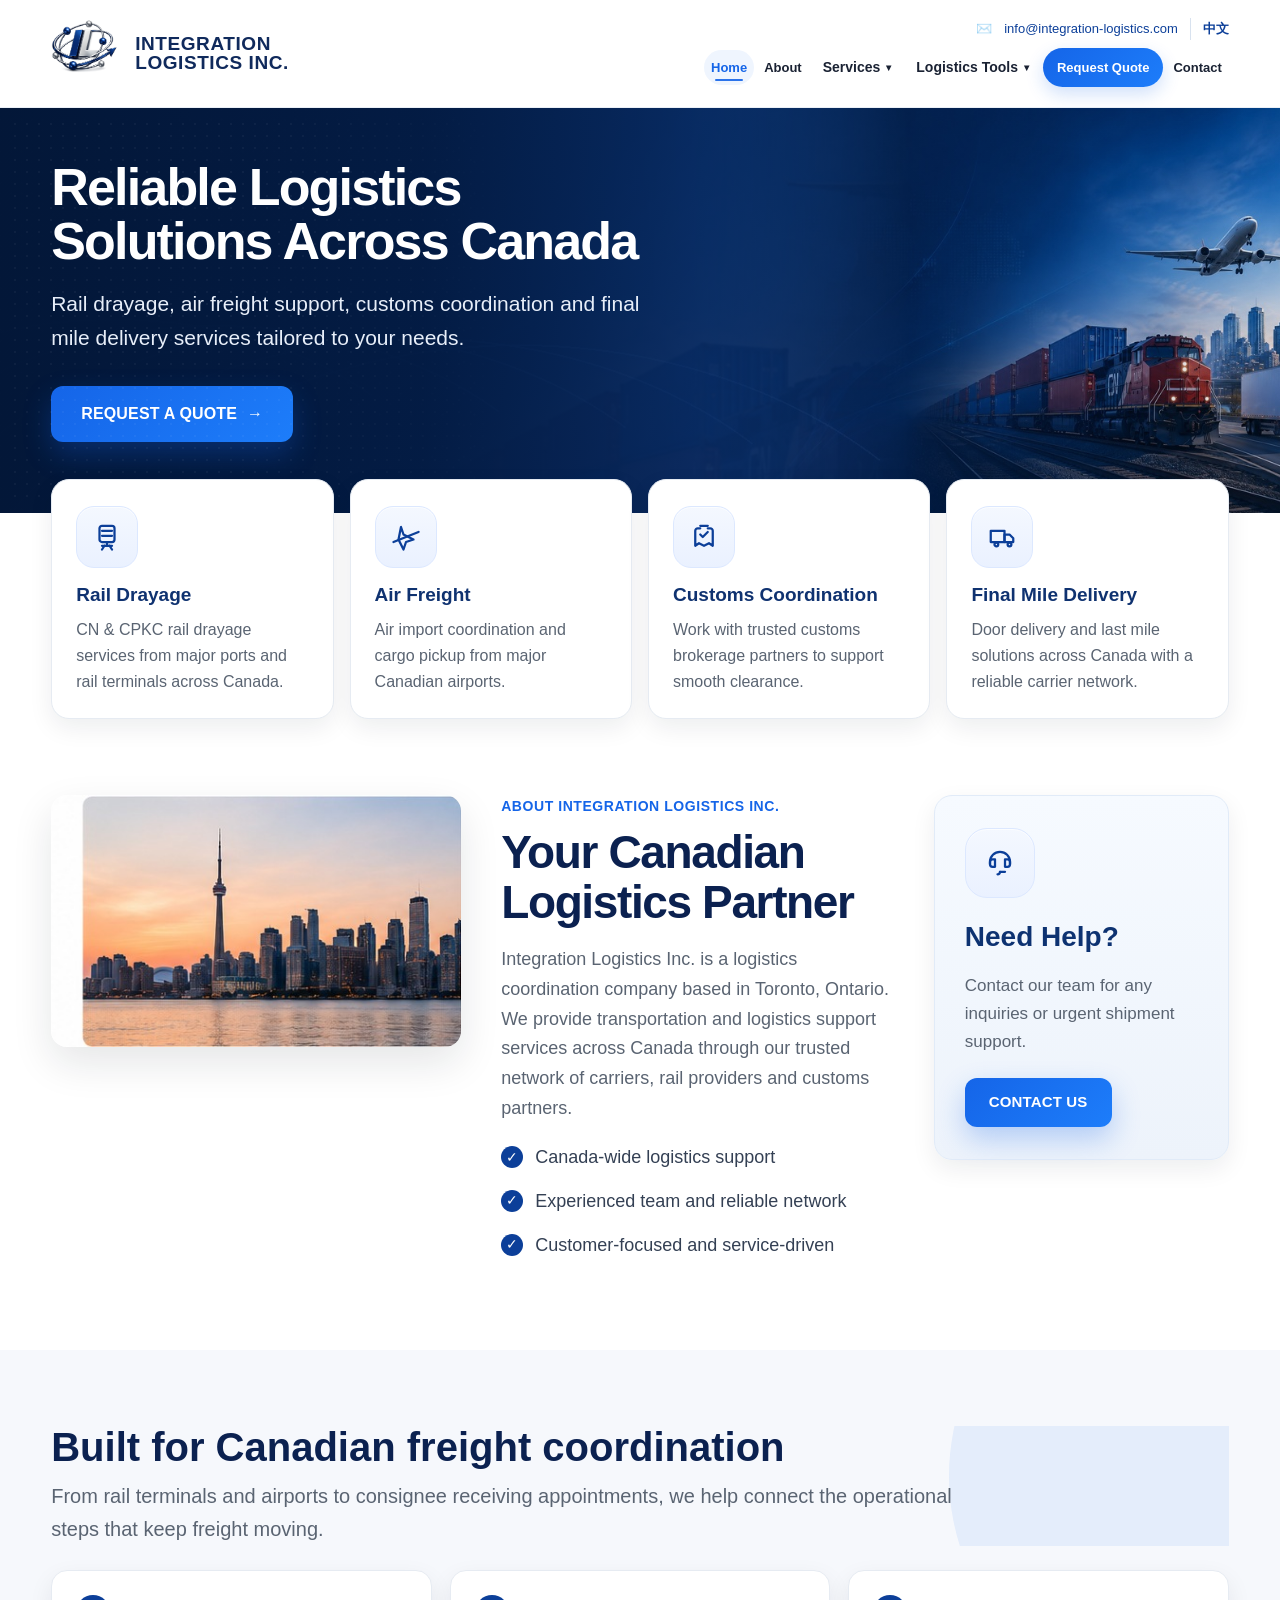
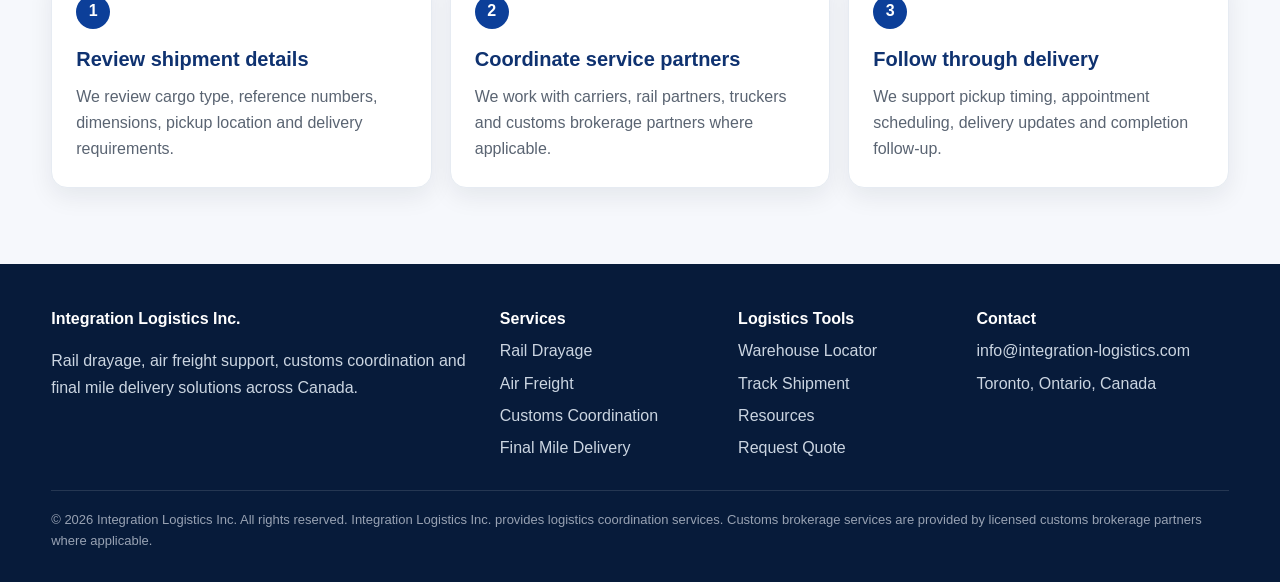
<file: index.html>
<!doctype html><html lang="en"><head><meta charset="utf-8"><meta name="viewport" content="width=device-width, initial-scale=1"><title>Integration Logistics Inc. | Rail Drayage, Air Freight & Logistics Canada</title><meta name="description" content="Canadian logistics company providing rail drayage, air freight support, customs coordination and final mile delivery across Canada."><link rel="canonical" href="https://integration-logistics.com/"><meta property="og:title" content="Integration Logistics Inc. | Rail Drayage, Air Freight & Logistics Canada"><meta property="og:description" content="Canadian logistics company providing rail drayage, air freight support, customs coordination and final mile delivery across Canada."><meta property="og:type" content="website"><link rel="stylesheet" href="styles.css"></head><body><header class="header"><div class="container nav"><a class="brand" href="index.html"><img src="assets/logo-mark.png" alt="Integration Logistics logo"><div class="brand-text"><div class="line1">INTEGRATION</div><div class="line2">LOGISTICS INC.</div></div></a><div class="header-right"><div class="contact-mini">✉️ <a href="mailto:info@integration-logistics.com">info@integration-logistics.com</a><a class="lang-switch" href="index-cn.html">中文</a></div><nav class="menu" aria-label="Primary navigation"><a href="index.html" class="active">Home</a><a href="about.html" class="">About</a><div class="nav-dropdown"><button class="nav-dropdown-toggle" type="button" aria-expanded="false">Services</button><div class="nav-dropdown-menu"><a href="services.html" class="">All Services</a><a href="rail-drayage.html" class="">Rail Drayage</a><a href="air-freight.html" class="">Air Freight</a></div></div><div class="nav-dropdown"><button class="nav-dropdown-toggle" type="button" aria-expanded="false">Logistics Tools</button><div class="nav-dropdown-menu"><a href="warehouse-locator.html" class="">Warehouse Locator</a><a href="track-shipment.html" class="">Track Shipment</a><a href="resources.html" class="">Resources</a></div></div><a href="quote.html" class="nav-primary-cta">Request Quote</a><a href="contact.html" class="">Contact</a></nav></div></div></header>
<section class="hero"><div class="container"><div class="hero-inner"><h1>Reliable Logistics Solutions Across Canada</h1><p>Rail drayage, air freight support, customs coordination and final mile delivery services tailored to your needs.</p><a class="btn" href="quote.html">REQUEST A QUOTE <span>→</span></a></div></div></section>
<div class="feature-wrap"><div class="container"><div class="features">
<div class="feature-card"><div class="icon-badge rail" aria-hidden="true"><svg viewBox="0 0 24 24" fill="none" stroke="currentColor" stroke-width="1.8" stroke-linecap="round" stroke-linejoin="round"><rect x="6" y="3" width="12" height="13" rx="2"></rect><path d="M8 19h8"></path><path d="M12 16v3"></path><path d="M8 22l2-3"></path><path d="M16 22l-2-3"></path><path d="M8 7h8"></path><path d="M8 11h8"></path></svg></div><h3>Rail Drayage</h3><p>CN &amp; CPKC rail drayage services from major ports and rail terminals across Canada.</p></div>
<div class="feature-card"><div class="icon-badge air" aria-hidden="true"><svg viewBox="0 0 24 24" fill="none" stroke="currentColor" stroke-width="1.8" stroke-linecap="round" stroke-linejoin="round"><path d="M2 16l20-8"></path><path d="M6 14l4 8 2-6 6-2-8-4-2-6-2 10z"></path></svg></div><h3>Air Freight</h3><p>Air import coordination and cargo pickup from major Canadian airports.</p></div>
<div class="feature-card"><div class="icon-badge customs" aria-hidden="true"><svg viewBox="0 0 24 24" fill="none" stroke="currentColor" stroke-width="1.8" stroke-linecap="round" stroke-linejoin="round"><path d="M9 3h6"></path><path d="M9 5H7a2 2 0 0 0-2 2v12l3-2 4 2 4-2 3 2V7a2 2 0 0 0-2-2h-2"></path><path d="M9 10l2 2 4-4"></path></svg></div><h3>Customs Coordination</h3><p>Work with trusted customs brokerage partners to support smooth clearance.</p></div>
<div class="feature-card"><div class="icon-badge truck" aria-hidden="true"><svg viewBox="0 0 24 24" fill="none" stroke="currentColor" stroke-width="1.8" stroke-linecap="round" stroke-linejoin="round"><path d="M3 7h11v9H3z"></path><path d="M14 10h4l3 3v3h-7z"></path><circle cx="7.5" cy="18" r="1.5"></circle><circle cx="18" cy="18" r="1.5"></circle></svg></div><h3>Final Mile Delivery</h3><p>Door delivery and last mile solutions across Canada with a reliable carrier network.</p></div>
</div></div></div>
<section class="section"><div class="container"><div class="about-grid">
<div class="about-image"><img src="assets/city-photo.jpg" alt="Toronto skyline"></div>
<div class="about-copy"><div class="kicker">About Integration Logistics Inc.</div><h2>Your Canadian Logistics Partner</h2><p>Integration Logistics Inc. is a logistics coordination company based in Toronto, Ontario. We provide transportation and logistics support services across Canada through our trusted network of carriers, rail providers and customs partners.</p><ul class="check-list"><li><span class="check">✓</span><span>Canada-wide logistics support</span></li><li><span class="check">✓</span><span>Experienced team and reliable network</span></li><li><span class="check">✓</span><span>Customer-focused and service-driven</span></li></ul></div>
<div class="help-card"><div class="icon-badge support" aria-hidden="true"><svg viewBox="0 0 24 24" fill="none" stroke="currentColor" stroke-width="1.8" stroke-linecap="round" stroke-linejoin="round"><path d="M4 13v-2a8 8 0 0 1 16 0v2"></path><path d="M4 13a2 2 0 0 0 2 2h2v-6H6a2 2 0 0 0-2 2v2z"></path><path d="M20 13a2 2 0 0 1-2 2h-2v-6h2a2 2 0 0 1 2 2v2z"></path><path d="M12 19h4"></path><path d="M12 19a2 2 0 0 1-2 2"></path></svg></div><h3>Need Help?</h3><p>Contact our team for any inquiries or urgent shipment support.</p><a class="btn small" href="contact.html">CONTACT US</a></div>
</div></div></section>
<section class="section soft"><div class="container"><div class="page-hero" style="padding:0;background:transparent;border:0"><div class="container" style="width:100%;padding:0"><h1 style="font-size:40px">Built for Canadian freight coordination</h1><p>From rail terminals and airports to consignee receiving appointments, we help connect the operational steps that keep freight moving.</p></div></div><div class="steps"><div class="step"><h3>Review shipment details</h3><p>We review cargo type, reference numbers, dimensions, pickup location and delivery requirements.</p></div><div class="step"><h3>Coordinate service partners</h3><p>We work with carriers, rail partners, truckers and customs brokerage partners where applicable.</p></div><div class="step"><h3>Follow through delivery</h3><p>We support pickup timing, appointment scheduling, delivery updates and completion follow-up.</p></div></div></div></section>
<footer class="footer"><div class="container"><div class="footer-grid"><div><strong>Integration Logistics Inc.</strong><p>Rail drayage, air freight support, customs coordination and final mile delivery solutions across Canada.</p></div><div><strong>Services</strong><a href="rail-drayage.html">Rail Drayage</a><a href="air-freight.html">Air Freight</a><a href="services.html">Customs Coordination</a><a href="services.html">Final Mile Delivery</a></div><div><strong>Logistics Tools</strong><a href="warehouse-locator.html">Warehouse Locator</a><a href="track-shipment.html">Track Shipment</a><a href="resources.html">Resources</a><a href="quote.html">Request Quote</a></div><div><strong>Contact</strong><a href="mailto:info@integration-logistics.com">info@integration-logistics.com</a><span>Toronto, Ontario, Canada</span></div></div><div class="copyright">© 2026 Integration Logistics Inc. All rights reserved. Integration Logistics Inc. provides logistics coordination services. Customs brokerage services are provided by licensed customs brokerage partners where applicable.</div></div></footer><script>(function(){document.querySelectorAll('.nav-dropdown-toggle').forEach(function(btn){btn.addEventListener('click',function(e){e.stopPropagation();var parent=btn.closest('.nav-dropdown');document.querySelectorAll('.nav-dropdown.open').forEach(function(x){if(x!==parent)x.classList.remove('open')});parent.classList.toggle('open');btn.setAttribute('aria-expanded',parent.classList.contains('open')?'true':'false')})});document.addEventListener('click',function(){document.querySelectorAll('.nav-dropdown.open').forEach(function(x){x.classList.remove('open');var b=x.querySelector('.nav-dropdown-toggle');if(b)b.setAttribute('aria-expanded','false')})})})();</script></body></html>
</file>
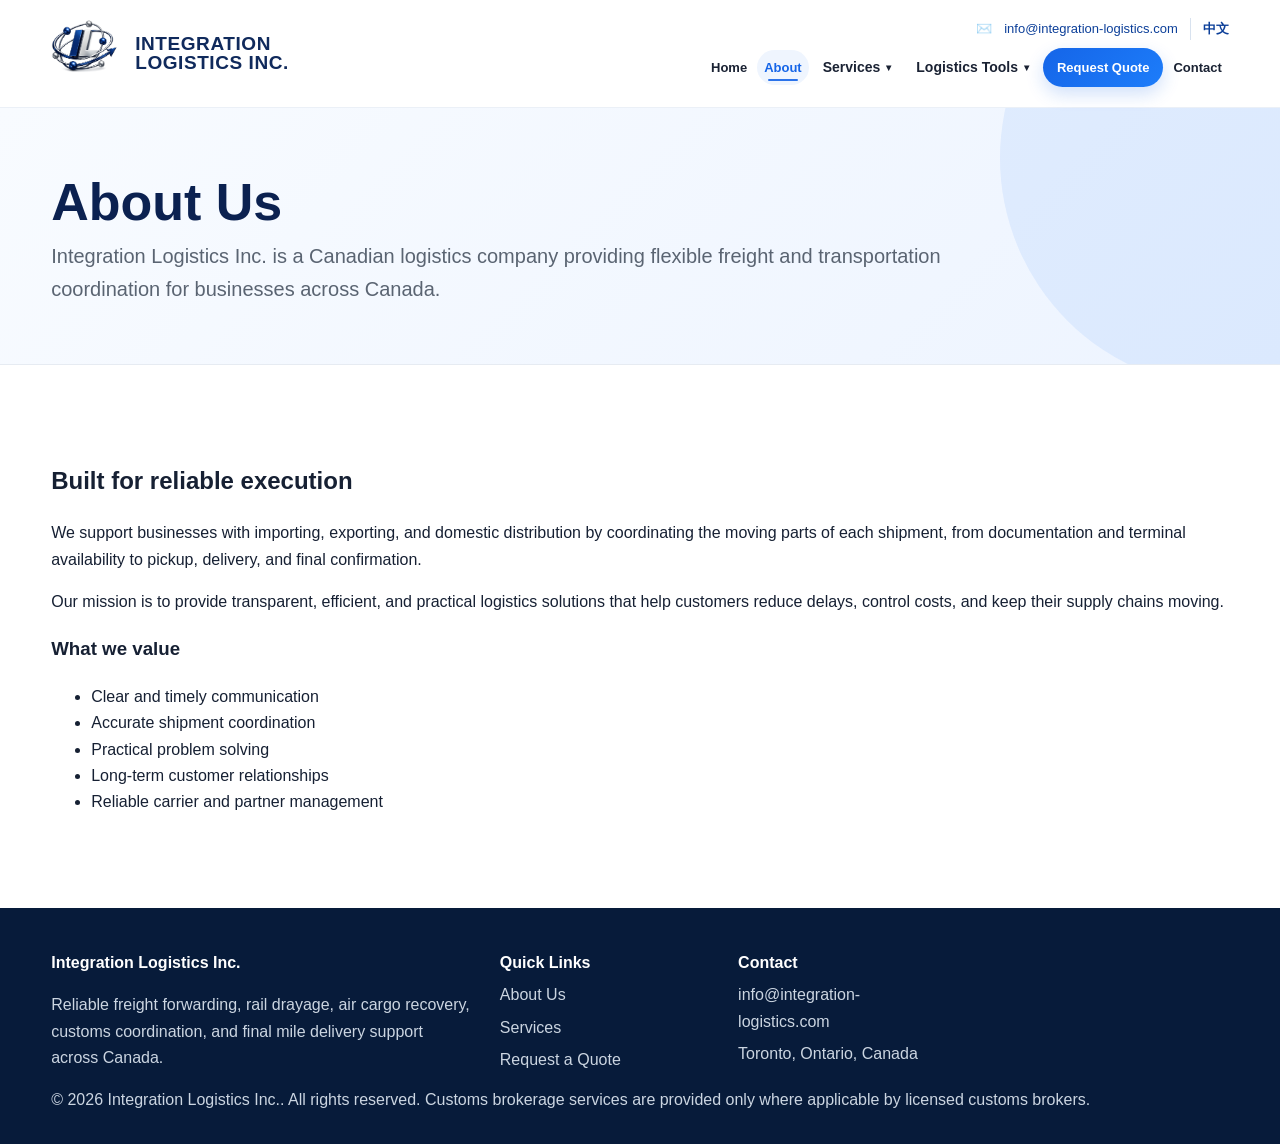
<file: about.html>
<!doctype html>
<html lang="en">
<head>
  <meta charset="utf-8">
  <meta name="viewport" content="width=device-width, initial-scale=1">
  <title>About Us | Integration Logistics Inc.</title>
  <meta name="description" content="Canadian freight forwarding, rail drayage, air cargo recovery, customs coordination, and final mile delivery solutions.">
  <link rel="stylesheet" href="styles.css">
</head>
<body>
<header class="header"><div class="container nav"><a class="brand" href="index.html"><img src="assets/logo-mark.png" alt="Integration Logistics logo"><div class="brand-text"><div class="line1">INTEGRATION</div><div class="line2">LOGISTICS INC.</div></div></a><div class="header-right"><div class="contact-mini">✉️ <a href="mailto:info@integration-logistics.com">info@integration-logistics.com</a><a class="lang-switch" href="index-cn.html">中文</a></div><nav class="menu" aria-label="Primary navigation"><a href="index.html" class="">Home</a><a href="about.html" class="active">About</a><div class="nav-dropdown"><button class="nav-dropdown-toggle" type="button" aria-expanded="false">Services</button><div class="nav-dropdown-menu"><a href="services.html" class="">All Services</a><a href="rail-drayage.html" class="">Rail Drayage</a><a href="air-freight.html" class="">Air Freight</a></div></div><div class="nav-dropdown"><button class="nav-dropdown-toggle" type="button" aria-expanded="false">Logistics Tools</button><div class="nav-dropdown-menu"><a href="warehouse-locator.html" class="">Warehouse Locator</a><a href="track-shipment.html" class="">Track Shipment</a><a href="resources.html" class="">Resources</a></div></div><a href="quote.html" class="nav-primary-cta">Request Quote</a><a href="contact.html" class="">Contact</a></nav></div></div></header>

<section class="page-hero">
  <div class="container">
    <h1>About Us</h1>
    <p>Integration Logistics Inc. is a Canadian logistics company providing flexible freight and transportation coordination for businesses across Canada.</p>
  </div>
</section>
<section class="section">
  <div class="container">
    <div class="grid two">
      <div>
        <div class="section-title">
          <h2>Built for reliable execution</h2>
          <p>We support businesses with importing, exporting, and domestic distribution by coordinating the moving parts of each shipment, from documentation and terminal availability to pickup, delivery, and final confirmation.</p>
        </div>
        <p>Our mission is to provide transparent, efficient, and practical logistics solutions that help customers reduce delays, control costs, and keep their supply chains moving.</p>
      </div>
      <div class="card">
        <h3>What we value</h3>
        <ul>
          <li>Clear and timely communication</li>
          <li>Accurate shipment coordination</li>
          <li>Practical problem solving</li>
          <li>Long-term customer relationships</li>
          <li>Reliable carrier and partner management</li>
        </ul>
      </div>
    </div>
  </div>
</section>

<footer class="footer">
  <div class="container">
    <div class="footer-grid">
      <div>
        <strong>Integration Logistics Inc.</strong>
        <p>Reliable freight forwarding, rail drayage, air cargo recovery, customs coordination, and final mile delivery support across Canada.</p>
      </div>
      <div>
        <strong>Quick Links</strong>
        <a href="about.html">About Us</a>
        <a href="services.html">Services</a>
        <a href="quote.html">Request a Quote</a>
      </div>
      <div>
        <strong>Contact</strong>
        <a href="mailto:info@integration-logistics.com">info@integration-logistics.com</a>
        <span>Toronto, Ontario, Canada</span>
      </div>
    </div>
    <div class="small">© 2026 Integration Logistics Inc.. All rights reserved. Customs brokerage services are provided only where applicable by licensed customs brokers.</div>
  </div>
</footer>
<script>(function(){document.querySelectorAll('.nav-dropdown-toggle').forEach(function(btn){btn.addEventListener('click',function(e){e.stopPropagation();var parent=btn.closest('.nav-dropdown');document.querySelectorAll('.nav-dropdown.open').forEach(function(x){if(x!==parent)x.classList.remove('open')});parent.classList.toggle('open');btn.setAttribute('aria-expanded',parent.classList.contains('open')?'true':'false')})});document.addEventListener('click',function(){document.querySelectorAll('.nav-dropdown.open').forEach(function(x){x.classList.remove('open');var b=x.querySelector('.nav-dropdown-toggle');if(b)b.setAttribute('aria-expanded','false')})})})();</script></body>
</html>
</file>
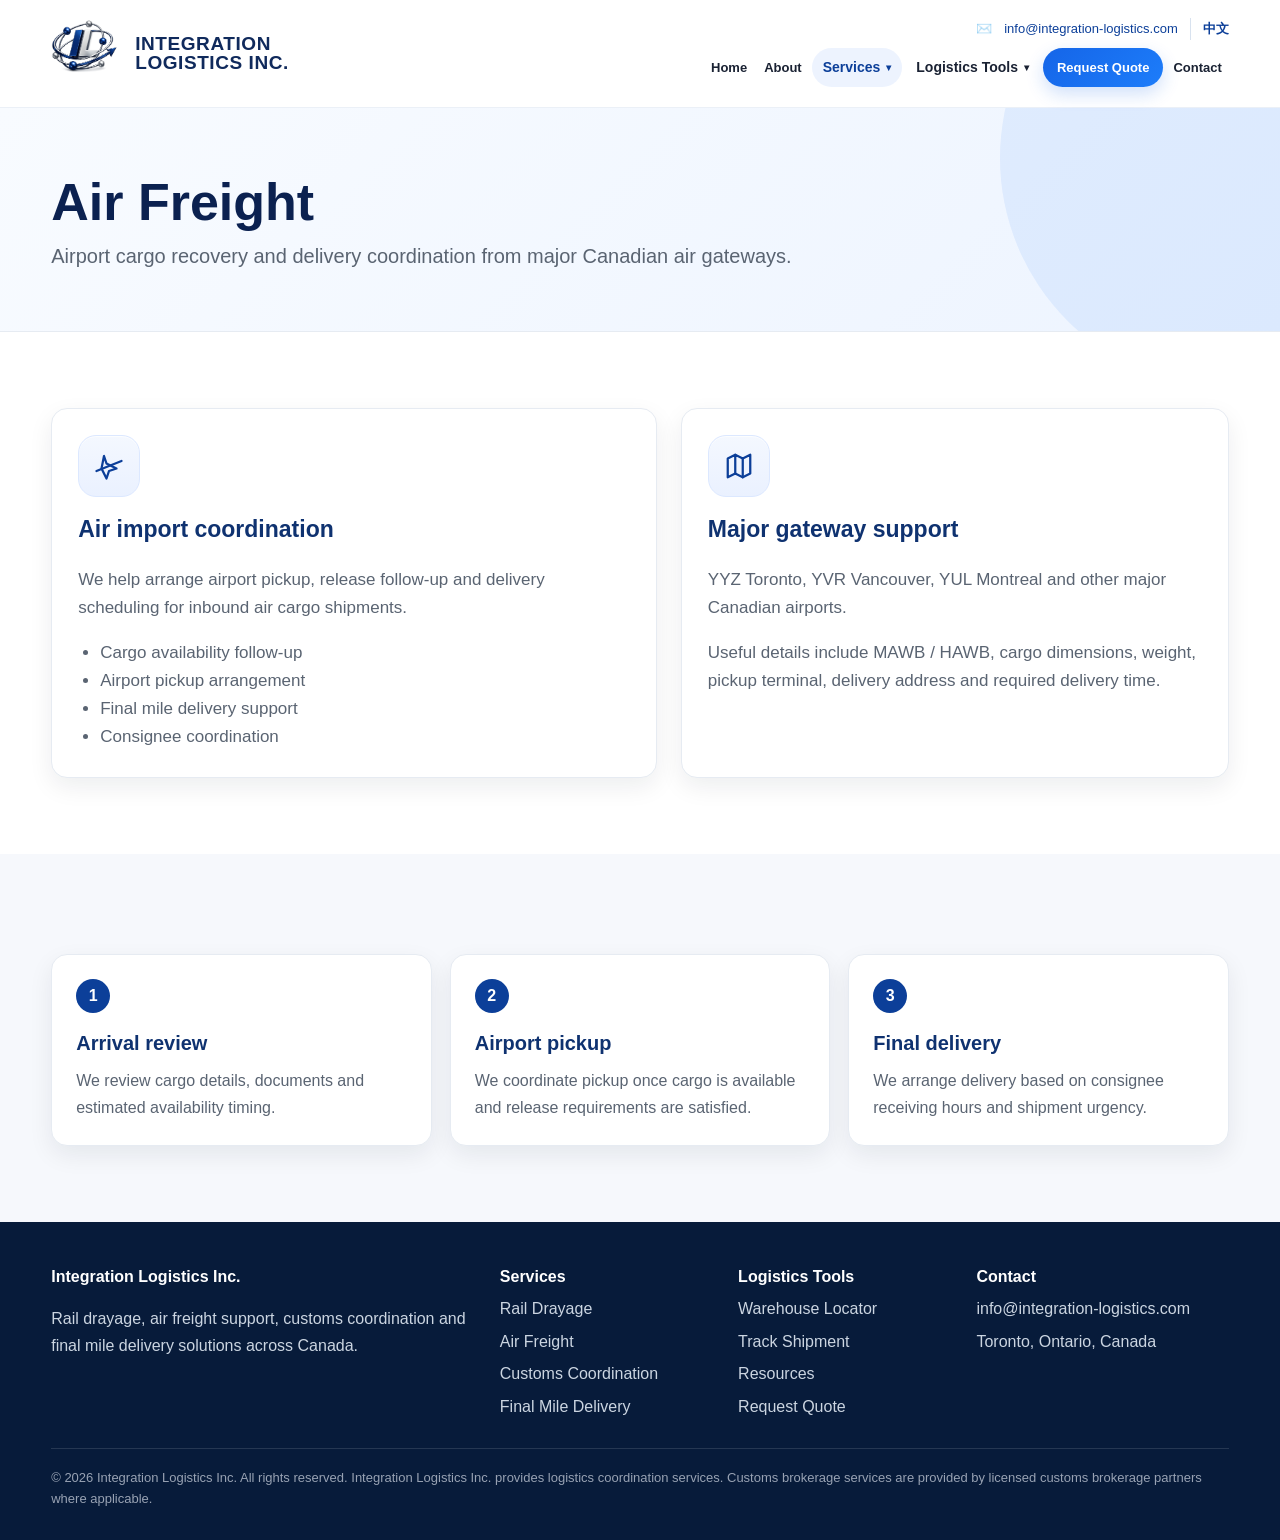
<file: air-freight.html>
<!doctype html><html lang="en"><head><meta charset="utf-8"><meta name="viewport" content="width=device-width, initial-scale=1"><title>Air Freight | Integration Logistics Inc.</title><meta name="description" content="Air freight support and airport cargo recovery services across Canada."><link rel="canonical" href="https://integration-logistics.com/air-freight.html"><meta property="og:title" content="Air Freight | Integration Logistics Inc."><meta property="og:description" content="Air freight support and airport cargo recovery services across Canada."><meta property="og:type" content="website"><link rel="stylesheet" href="styles.css"></head><body><header class="header"><div class="container nav"><a class="brand" href="index.html"><img src="assets/logo-mark.png" alt="Integration Logistics logo"><div class="brand-text"><div class="line1">INTEGRATION</div><div class="line2">LOGISTICS INC.</div></div></a><div class="header-right"><div class="contact-mini">✉️ <a href="mailto:info@integration-logistics.com">info@integration-logistics.com</a><a class="lang-switch" href="index-cn.html">中文</a></div><nav class="menu" aria-label="Primary navigation"><a href="index.html" class="">Home</a><a href="about.html" class="">About</a><div class="nav-dropdown active"><button class="nav-dropdown-toggle" type="button" aria-expanded="false">Services</button><div class="nav-dropdown-menu"><a href="services.html" class="">All Services</a><a href="rail-drayage.html" class="">Rail Drayage</a><a href="air-freight.html" class="active">Air Freight</a></div></div><div class="nav-dropdown"><button class="nav-dropdown-toggle" type="button" aria-expanded="false">Logistics Tools</button><div class="nav-dropdown-menu"><a href="warehouse-locator.html" class="">Warehouse Locator</a><a href="track-shipment.html" class="">Track Shipment</a><a href="resources.html" class="">Resources</a></div></div><a href="quote.html" class="nav-primary-cta">Request Quote</a><a href="contact.html" class="">Contact</a></nav></div></div></header>
<section class="page-hero"><div class="container"><h1>Air Freight</h1><p>Airport cargo recovery and delivery coordination from major Canadian air gateways.</p></div></section>
<section class="section"><div class="container dual"><div class="text-card"><div class="icon-badge air" aria-hidden="true"><svg viewBox="0 0 24 24" fill="none" stroke="currentColor" stroke-width="1.8" stroke-linecap="round" stroke-linejoin="round"><path d="M2 16l20-8"></path><path d="M6 14l4 8 2-6 6-2-8-4-2-6-2 10z"></path></svg></div><h3>Air import coordination</h3><p>We help arrange airport pickup, release follow-up and delivery scheduling for inbound air cargo shipments.</p><ul><li>Cargo availability follow-up</li><li>Airport pickup arrangement</li><li>Final mile delivery support</li><li>Consignee coordination</li></ul></div><div class="text-card"><div class="icon-badge map" aria-hidden="true"><svg viewBox="0 0 24 24" fill="none" stroke="currentColor" stroke-width="1.8" stroke-linecap="round" stroke-linejoin="round"><path d="M9 18l-6 3V6l6-3 6 3 6-3v15l-6 3-6-3z"></path><path d="M9 3v15"></path><path d="M15 6v15"></path></svg></div><h3>Major gateway support</h3><p>YYZ Toronto, YVR Vancouver, YUL Montreal and other major Canadian airports.</p><p>Useful details include MAWB / HAWB, cargo dimensions, weight, pickup terminal, delivery address and required delivery time.</p></div></div></section>
<section class="section soft"><div class="container"><div class="steps"><div class="step"><h3>Arrival review</h3><p>We review cargo details, documents and estimated availability timing.</p></div><div class="step"><h3>Airport pickup</h3><p>We coordinate pickup once cargo is available and release requirements are satisfied.</p></div><div class="step"><h3>Final delivery</h3><p>We arrange delivery based on consignee receiving hours and shipment urgency.</p></div></div></div></section>
<footer class="footer"><div class="container"><div class="footer-grid"><div><strong>Integration Logistics Inc.</strong><p>Rail drayage, air freight support, customs coordination and final mile delivery solutions across Canada.</p></div><div><strong>Services</strong><a href="rail-drayage.html">Rail Drayage</a><a href="air-freight.html">Air Freight</a><a href="services.html">Customs Coordination</a><a href="services.html">Final Mile Delivery</a></div><div><strong>Logistics Tools</strong><a href="warehouse-locator.html">Warehouse Locator</a><a href="track-shipment.html">Track Shipment</a><a href="resources.html">Resources</a><a href="quote.html">Request Quote</a></div><div><strong>Contact</strong><a href="mailto:info@integration-logistics.com">info@integration-logistics.com</a><span>Toronto, Ontario, Canada</span></div></div><div class="copyright">© 2026 Integration Logistics Inc. All rights reserved. Integration Logistics Inc. provides logistics coordination services. Customs brokerage services are provided by licensed customs brokerage partners where applicable.</div></div></footer><script>(function(){document.querySelectorAll('.nav-dropdown-toggle').forEach(function(btn){btn.addEventListener('click',function(e){e.stopPropagation();var parent=btn.closest('.nav-dropdown');document.querySelectorAll('.nav-dropdown.open').forEach(function(x){if(x!==parent)x.classList.remove('open')});parent.classList.toggle('open');btn.setAttribute('aria-expanded',parent.classList.contains('open')?'true':'false')})});document.addEventListener('click',function(){document.querySelectorAll('.nav-dropdown.open').forEach(function(x){x.classList.remove('open');var b=x.querySelector('.nav-dropdown-toggle');if(b)b.setAttribute('aria-expanded','false')})})})();</script></body></html>
</file>
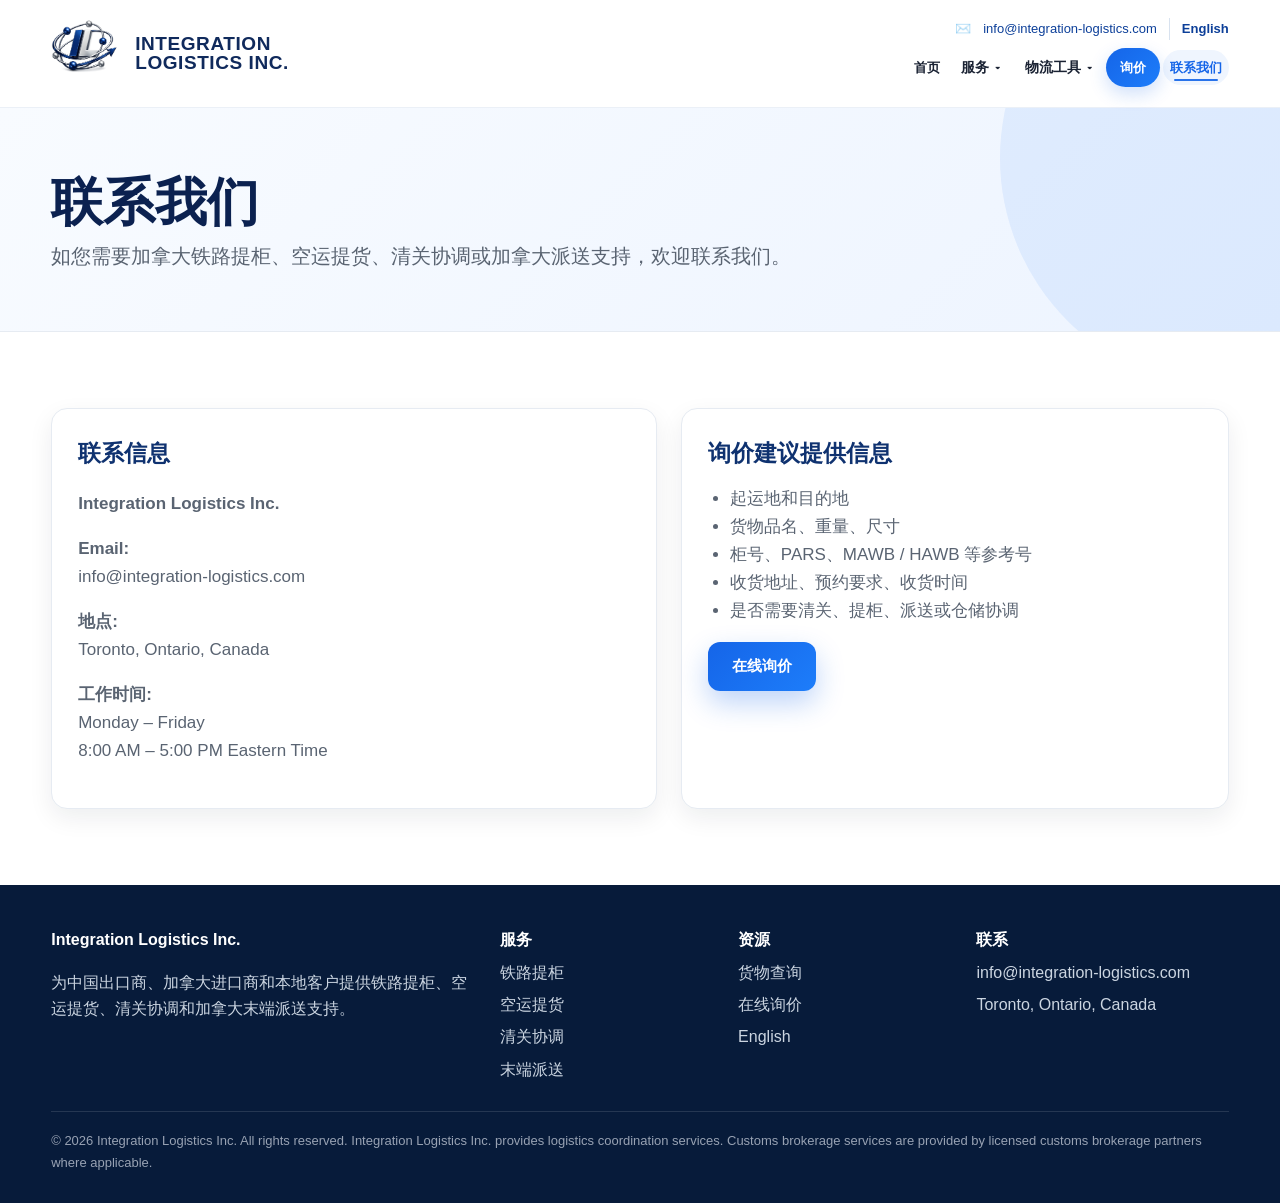
<file: contact-cn.html>
<!doctype html><html lang="zh-CN" class="cn"><head><meta charset="utf-8"><meta name="viewport" content="width=device-width, initial-scale=1"><title>联系我们 | Integration Logistics Inc.</title><meta name="description" content="联系 Integration Logistics Inc. 获取加拿大物流协调服务。"><link rel="canonical" href="https://integration-logistics.com/contact-cn.html"><meta property="og:title" content="联系我们 | Integration Logistics Inc."><meta property="og:description" content="联系 Integration Logistics Inc. 获取加拿大物流协调服务。"><meta property="og:type" content="website"><link rel="stylesheet" href="styles.css"></head><body><header class="header"><div class="container nav"><a class="brand" href="index-cn.html"><img src="assets/logo-mark.png" alt="Integration Logistics logo"><div class="brand-text"><div class="line1">INTEGRATION</div><div class="line2">LOGISTICS INC.</div></div></a><div class="header-right"><div class="contact-mini">✉️ <a href="mailto:info@integration-logistics.com">info@integration-logistics.com</a><a class="lang-switch" href="index.html">English</a></div><nav class="menu" aria-label="主导航"><a href="index-cn.html" class="">首页</a><div class="nav-dropdown"><button class="nav-dropdown-toggle" type="button" aria-expanded="false">服务</button><div class="nav-dropdown-menu"><a href="services-cn.html" class="">全部服务</a><a href="rail-drayage.html">铁路提柜</a><a href="air-freight.html">空运派送</a></div></div><div class="nav-dropdown"><button class="nav-dropdown-toggle" type="button" aria-expanded="false">物流工具</button><div class="nav-dropdown-menu"><a href="warehouse-locator.html">加拿大监管仓地图</a><a href="track-shipment.html">货物查询</a><a href="resources.html">资源中心</a></div></div><a href="quote.html" class="nav-primary-cta">询价</a><a href="contact-cn.html" class="active">联系我们</a></nav></div></div></header>
<section class="page-hero"><div class="container"><h1>联系我们</h1><p>如您需要加拿大铁路提柜、空运提货、清关协调或加拿大派送支持，欢迎联系我们。</p></div></section>
<section class="section"><div class="container dual"><div class="text-card"><h3>联系信息</h3><p><strong>Integration Logistics Inc.</strong></p><p><strong>Email:</strong><br><a href="mailto:info@integration-logistics.com">info@integration-logistics.com</a></p><p><strong>地点:</strong><br>Toronto, Ontario, Canada</p><p><strong>工作时间:</strong><br>Monday – Friday<br>8:00 AM – 5:00 PM Eastern Time</p></div><div class="text-card"><h3>询价建议提供信息</h3><ul><li>起运地和目的地</li><li>货物品名、重量、尺寸</li><li>柜号、PARS、MAWB / HAWB 等参考号</li><li>收货地址、预约要求、收货时间</li><li>是否需要清关、提柜、派送或仓储协调</li></ul><p><a class="btn small" href="quote.html">在线询价</a></p></div></div></section>
<footer class="footer"><div class="container"><div class="footer-grid"><div><strong>Integration Logistics Inc.</strong><p>为中国出口商、加拿大进口商和本地客户提供铁路提柜、空运提货、清关协调和加拿大末端派送支持。</p></div><div><strong>服务</strong><a href="rail-drayage.html">铁路提柜</a><a href="air-freight.html">空运提货</a><a href="services-cn.html">清关协调</a><a href="services-cn.html">末端派送</a></div><div><strong>资源</strong><a href="track-shipment.html">货物查询</a><a href="quote.html">在线询价</a><a href="index.html">English</a></div><div><strong>联系</strong><a href="mailto:info@integration-logistics.com">info@integration-logistics.com</a><span>Toronto, Ontario, Canada</span></div></div><div class="copyright">© 2026 Integration Logistics Inc. All rights reserved. Integration Logistics Inc. provides logistics coordination services. Customs brokerage services are provided by licensed customs brokerage partners where applicable.</div></div></footer><script>(function(){document.querySelectorAll('.nav-dropdown-toggle').forEach(function(btn){btn.addEventListener('click',function(e){e.stopPropagation();var parent=btn.closest('.nav-dropdown');document.querySelectorAll('.nav-dropdown.open').forEach(function(x){if(x!==parent)x.classList.remove('open')});parent.classList.toggle('open');btn.setAttribute('aria-expanded',parent.classList.contains('open')?'true':'false')})});document.addEventListener('click',function(){document.querySelectorAll('.nav-dropdown.open').forEach(function(x){x.classList.remove('open');var b=x.querySelector('.nav-dropdown-toggle');if(b)b.setAttribute('aria-expanded','false')})})})();</script></body></html>
</file>
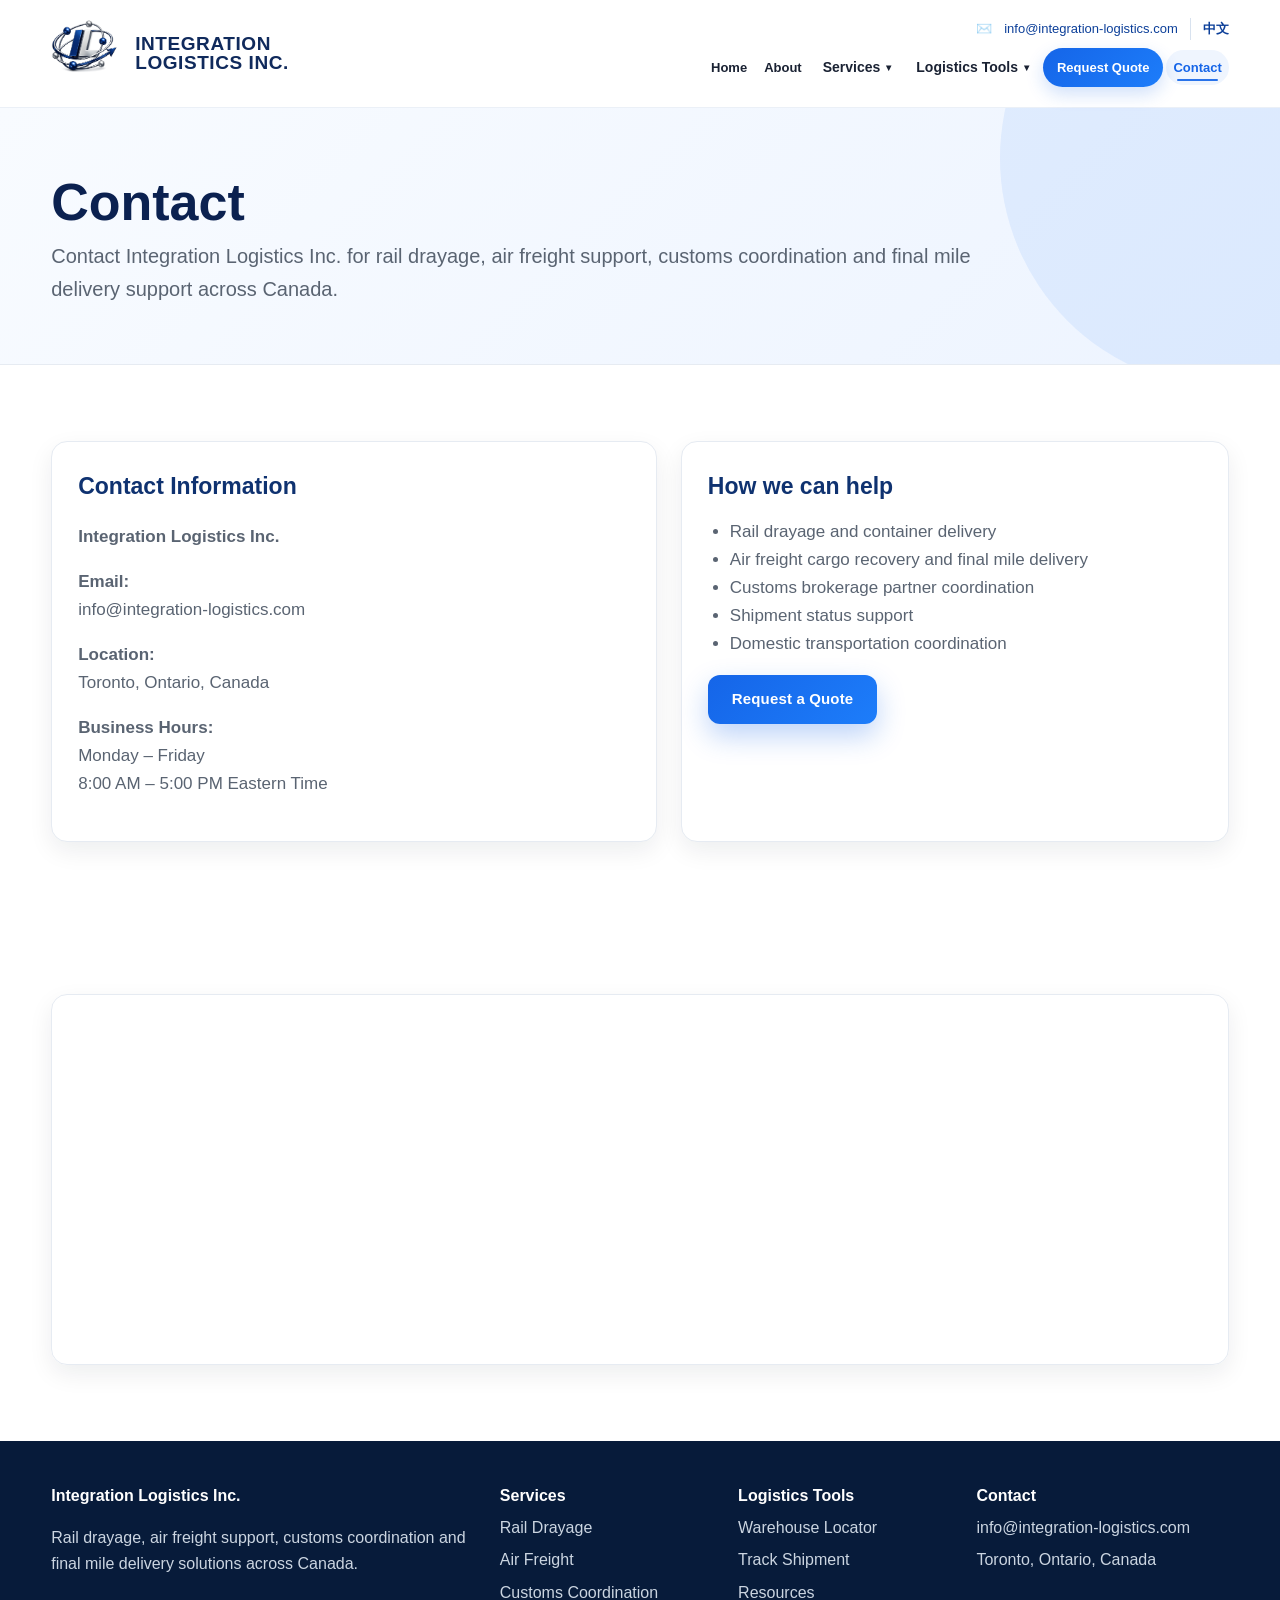
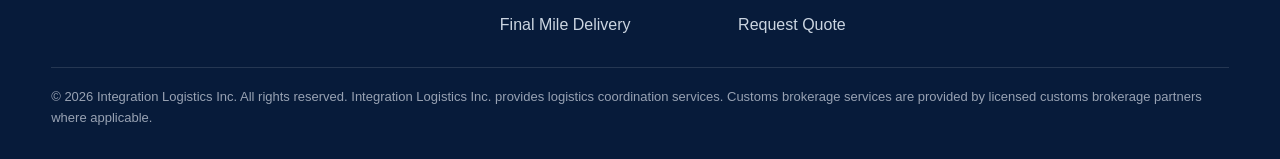
<file: contact.html>
<!doctype html><html lang="en"><head><meta charset="utf-8"><meta name="viewport" content="width=device-width, initial-scale=1"><title>Contact | Integration Logistics Inc.</title><meta name="description" content="Contact Integration Logistics Inc. for logistics support across Canada."><link rel="canonical" href="https://integration-logistics.com/contact.html"><meta property="og:title" content="Contact | Integration Logistics Inc."><meta property="og:description" content="Contact Integration Logistics Inc. for logistics support across Canada."><meta property="og:type" content="website"><link rel="stylesheet" href="styles.css"></head><body><header class="header"><div class="container nav"><a class="brand" href="index.html"><img src="assets/logo-mark.png" alt="Integration Logistics logo"><div class="brand-text"><div class="line1">INTEGRATION</div><div class="line2">LOGISTICS INC.</div></div></a><div class="header-right"><div class="contact-mini">✉️ <a href="mailto:info@integration-logistics.com">info@integration-logistics.com</a><a class="lang-switch" href="index-cn.html">中文</a></div><nav class="menu" aria-label="Primary navigation"><a href="index.html" class="">Home</a><a href="about.html" class="">About</a><div class="nav-dropdown"><button class="nav-dropdown-toggle" type="button" aria-expanded="false">Services</button><div class="nav-dropdown-menu"><a href="services.html" class="">All Services</a><a href="rail-drayage.html" class="">Rail Drayage</a><a href="air-freight.html" class="">Air Freight</a></div></div><div class="nav-dropdown"><button class="nav-dropdown-toggle" type="button" aria-expanded="false">Logistics Tools</button><div class="nav-dropdown-menu"><a href="warehouse-locator.html" class="">Warehouse Locator</a><a href="track-shipment.html" class="">Track Shipment</a><a href="resources.html" class="">Resources</a></div></div><a href="quote.html" class="nav-primary-cta">Request Quote</a><a href="contact.html" class="active">Contact</a></nav></div></div></header>
<section class="page-hero"><div class="container"><h1>Contact</h1><p>Contact Integration Logistics Inc. for rail drayage, air freight support, customs coordination and final mile delivery support across Canada.</p></div></section>
<section class="section"><div class="container dual"><div class="text-card"><h3>Contact Information</h3><p><strong>Integration Logistics Inc.</strong></p><p><strong>Email:</strong><br><a href="mailto:info@integration-logistics.com">info@integration-logistics.com</a></p><p><strong>Location:</strong><br>Toronto, Ontario, Canada</p><p><strong>Business Hours:</strong><br>Monday – Friday<br>8:00 AM – 5:00 PM Eastern Time</p></div><div class="text-card"><h3>How we can help</h3><ul><li>Rail drayage and container delivery</li><li>Air freight cargo recovery and final mile delivery</li><li>Customs brokerage partner coordination</li><li>Shipment status support</li><li>Domestic transportation coordination</li></ul><p><a class="btn small" href="quote.html">Request a Quote</a></p></div></div></section><section class="section"><div class="container"><div class="map-wrap"><iframe loading="lazy" allowfullscreen src="https://www.google.com/maps?q=Toronto%2C%20Ontario%2C%20Canada&output=embed"></iframe></div></div></section>
<footer class="footer"><div class="container"><div class="footer-grid"><div><strong>Integration Logistics Inc.</strong><p>Rail drayage, air freight support, customs coordination and final mile delivery solutions across Canada.</p></div><div><strong>Services</strong><a href="rail-drayage.html">Rail Drayage</a><a href="air-freight.html">Air Freight</a><a href="services.html">Customs Coordination</a><a href="services.html">Final Mile Delivery</a></div><div><strong>Logistics Tools</strong><a href="warehouse-locator.html">Warehouse Locator</a><a href="track-shipment.html">Track Shipment</a><a href="resources.html">Resources</a><a href="quote.html">Request Quote</a></div><div><strong>Contact</strong><a href="mailto:info@integration-logistics.com">info@integration-logistics.com</a><span>Toronto, Ontario, Canada</span></div></div><div class="copyright">© 2026 Integration Logistics Inc. All rights reserved. Integration Logistics Inc. provides logistics coordination services. Customs brokerage services are provided by licensed customs brokerage partners where applicable.</div></div></footer><script>(function(){document.querySelectorAll('.nav-dropdown-toggle').forEach(function(btn){btn.addEventListener('click',function(e){e.stopPropagation();var parent=btn.closest('.nav-dropdown');document.querySelectorAll('.nav-dropdown.open').forEach(function(x){if(x!==parent)x.classList.remove('open')});parent.classList.toggle('open');btn.setAttribute('aria-expanded',parent.classList.contains('open')?'true':'false')})});document.addEventListener('click',function(){document.querySelectorAll('.nav-dropdown.open').forEach(function(x){x.classList.remove('open');var b=x.querySelector('.nav-dropdown-toggle');if(b)b.setAttribute('aria-expanded','false')})})})();</script></body></html>
</file>
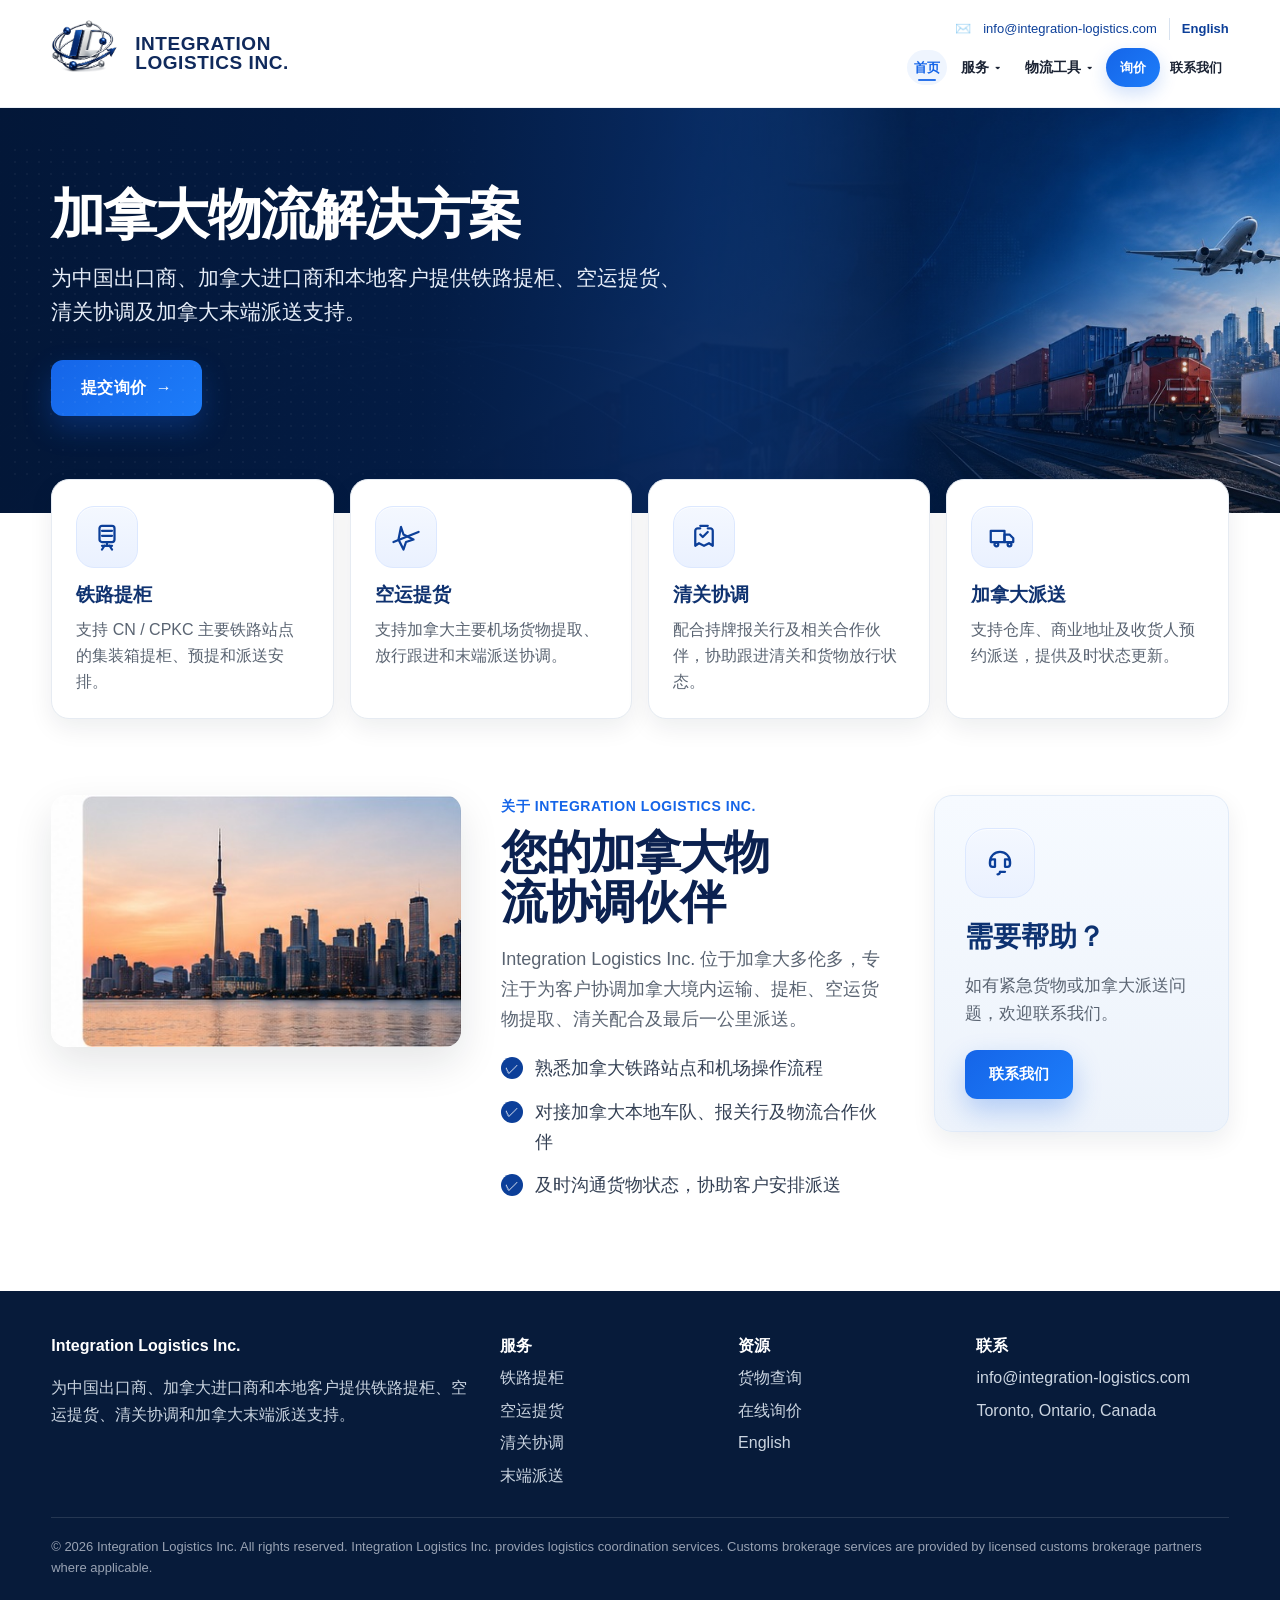
<file: index-cn.html>
<!doctype html><html lang="zh-CN" class="cn"><head><meta charset="utf-8"><meta name="viewport" content="width=device-width, initial-scale=1"><title>加拿大物流解决方案 | Integration Logistics Inc.</title><meta name="description" content="Integration Logistics Inc. 为中国出口商和加拿大进口商提供加拿大铁路提柜、空运提货、清关协调及末端派送支持。"><link rel="canonical" href="https://integration-logistics.com/index-cn.html"><meta property="og:title" content="加拿大物流解决方案 | Integration Logistics Inc."><meta property="og:description" content="Integration Logistics Inc. 为中国出口商和加拿大进口商提供加拿大铁路提柜、空运提货、清关协调及末端派送支持。"><meta property="og:type" content="website"><link rel="stylesheet" href="styles.css"></head><body><header class="header"><div class="container nav"><a class="brand" href="index-cn.html"><img src="assets/logo-mark.png" alt="Integration Logistics logo"><div class="brand-text"><div class="line1">INTEGRATION</div><div class="line2">LOGISTICS INC.</div></div></a><div class="header-right"><div class="contact-mini">✉️ <a href="mailto:info@integration-logistics.com">info@integration-logistics.com</a><a class="lang-switch" href="index.html">English</a></div><nav class="menu" aria-label="主导航"><a href="index-cn.html" class="active">首页</a><div class="nav-dropdown"><button class="nav-dropdown-toggle" type="button" aria-expanded="false">服务</button><div class="nav-dropdown-menu"><a href="services-cn.html" class="">全部服务</a><a href="rail-drayage.html">铁路提柜</a><a href="air-freight.html">空运派送</a></div></div><div class="nav-dropdown"><button class="nav-dropdown-toggle" type="button" aria-expanded="false">物流工具</button><div class="nav-dropdown-menu"><a href="warehouse-locator.html">加拿大监管仓地图</a><a href="track-shipment.html">货物查询</a><a href="resources.html">资源中心</a></div></div><a href="quote.html" class="nav-primary-cta">询价</a><a href="contact-cn.html" class="">联系我们</a></nav></div></div></header>
<section class="hero"><div class="container"><div class="hero-inner"><h1>加拿大物流解决方案</h1><p>为中国出口商、加拿大进口商和本地客户提供铁路提柜、空运提货、清关协调及加拿大末端派送支持。</p><a class="btn" href="quote.html">提交询价 <span>→</span></a></div></div></section>
<div class="feature-wrap"><div class="container"><div class="features">
<div class="feature-card"><div class="icon-badge rail" aria-hidden="true"><svg viewBox="0 0 24 24" fill="none" stroke="currentColor" stroke-width="1.8" stroke-linecap="round" stroke-linejoin="round"><rect x="6" y="3" width="12" height="13" rx="2"></rect><path d="M8 19h8"></path><path d="M12 16v3"></path><path d="M8 22l2-3"></path><path d="M16 22l-2-3"></path><path d="M8 7h8"></path><path d="M8 11h8"></path></svg></div><h3>铁路提柜</h3><p>支持 CN / CPKC 主要铁路站点的集装箱提柜、预提和派送安排。</p></div>
<div class="feature-card"><div class="icon-badge air" aria-hidden="true"><svg viewBox="0 0 24 24" fill="none" stroke="currentColor" stroke-width="1.8" stroke-linecap="round" stroke-linejoin="round"><path d="M2 16l20-8"></path><path d="M6 14l4 8 2-6 6-2-8-4-2-6-2 10z"></path></svg></div><h3>空运提货</h3><p>支持加拿大主要机场货物提取、放行跟进和末端派送协调。</p></div>
<div class="feature-card"><div class="icon-badge customs" aria-hidden="true"><svg viewBox="0 0 24 24" fill="none" stroke="currentColor" stroke-width="1.8" stroke-linecap="round" stroke-linejoin="round"><path d="M9 3h6"></path><path d="M9 5H7a2 2 0 0 0-2 2v12l3-2 4 2 4-2 3 2V7a2 2 0 0 0-2-2h-2"></path><path d="M9 10l2 2 4-4"></path></svg></div><h3>清关协调</h3><p>配合持牌报关行及相关合作伙伴，协助跟进清关和货物放行状态。</p></div>
<div class="feature-card"><div class="icon-badge truck" aria-hidden="true"><svg viewBox="0 0 24 24" fill="none" stroke="currentColor" stroke-width="1.8" stroke-linecap="round" stroke-linejoin="round"><path d="M3 7h11v9H3z"></path><path d="M14 10h4l3 3v3h-7z"></path><circle cx="7.5" cy="18" r="1.5"></circle><circle cx="18" cy="18" r="1.5"></circle></svg></div><h3>加拿大派送</h3><p>支持仓库、商业地址及收货人预约派送，提供及时状态更新。</p></div>
</div></div></div>
<section class="section"><div class="container"><div class="about-grid"><div class="about-image"><img src="assets/city-photo.jpg" alt="Toronto skyline"></div><div class="about-copy"><div class="kicker">关于 Integration Logistics Inc.</div><h2>您的加拿大物流协调伙伴</h2><p>Integration Logistics Inc. 位于加拿大多伦多，专注于为客户协调加拿大境内运输、提柜、空运货物提取、清关配合及最后一公里派送。</p><ul class="check-list"><li><span class="check">✓</span><span>熟悉加拿大铁路站点和机场操作流程</span></li><li><span class="check">✓</span><span>对接加拿大本地车队、报关行及物流合作伙伴</span></li><li><span class="check">✓</span><span>及时沟通货物状态，协助客户安排派送</span></li></ul></div><div class="help-card"><div class="icon-badge support" aria-hidden="true"><svg viewBox="0 0 24 24" fill="none" stroke="currentColor" stroke-width="1.8" stroke-linecap="round" stroke-linejoin="round"><path d="M4 13v-2a8 8 0 0 1 16 0v2"></path><path d="M4 13a2 2 0 0 0 2 2h2v-6H6a2 2 0 0 0-2 2v2z"></path><path d="M20 13a2 2 0 0 1-2 2h-2v-6h2a2 2 0 0 1 2 2v2z"></path><path d="M12 19h4"></path><path d="M12 19a2 2 0 0 1-2 2"></path></svg></div><h3>需要帮助？</h3><p>如有紧急货物或加拿大派送问题，欢迎联系我们。</p><a class="btn small" href="contact-cn.html">联系我们</a></div></div></div></section>
<footer class="footer"><div class="container"><div class="footer-grid"><div><strong>Integration Logistics Inc.</strong><p>为中国出口商、加拿大进口商和本地客户提供铁路提柜、空运提货、清关协调和加拿大末端派送支持。</p></div><div><strong>服务</strong><a href="rail-drayage.html">铁路提柜</a><a href="air-freight.html">空运提货</a><a href="services-cn.html">清关协调</a><a href="services-cn.html">末端派送</a></div><div><strong>资源</strong><a href="track-shipment.html">货物查询</a><a href="quote.html">在线询价</a><a href="index.html">English</a></div><div><strong>联系</strong><a href="mailto:info@integration-logistics.com">info@integration-logistics.com</a><span>Toronto, Ontario, Canada</span></div></div><div class="copyright">© 2026 Integration Logistics Inc. All rights reserved. Integration Logistics Inc. provides logistics coordination services. Customs brokerage services are provided by licensed customs brokerage partners where applicable.</div></div></footer><script>(function(){document.querySelectorAll('.nav-dropdown-toggle').forEach(function(btn){btn.addEventListener('click',function(e){e.stopPropagation();var parent=btn.closest('.nav-dropdown');document.querySelectorAll('.nav-dropdown.open').forEach(function(x){if(x!==parent)x.classList.remove('open')});parent.classList.toggle('open');btn.setAttribute('aria-expanded',parent.classList.contains('open')?'true':'false')})});document.addEventListener('click',function(){document.querySelectorAll('.nav-dropdown.open').forEach(function(x){x.classList.remove('open');var b=x.querySelector('.nav-dropdown-toggle');if(b)b.setAttribute('aria-expanded','false')})})})();</script></body></html>
</file>
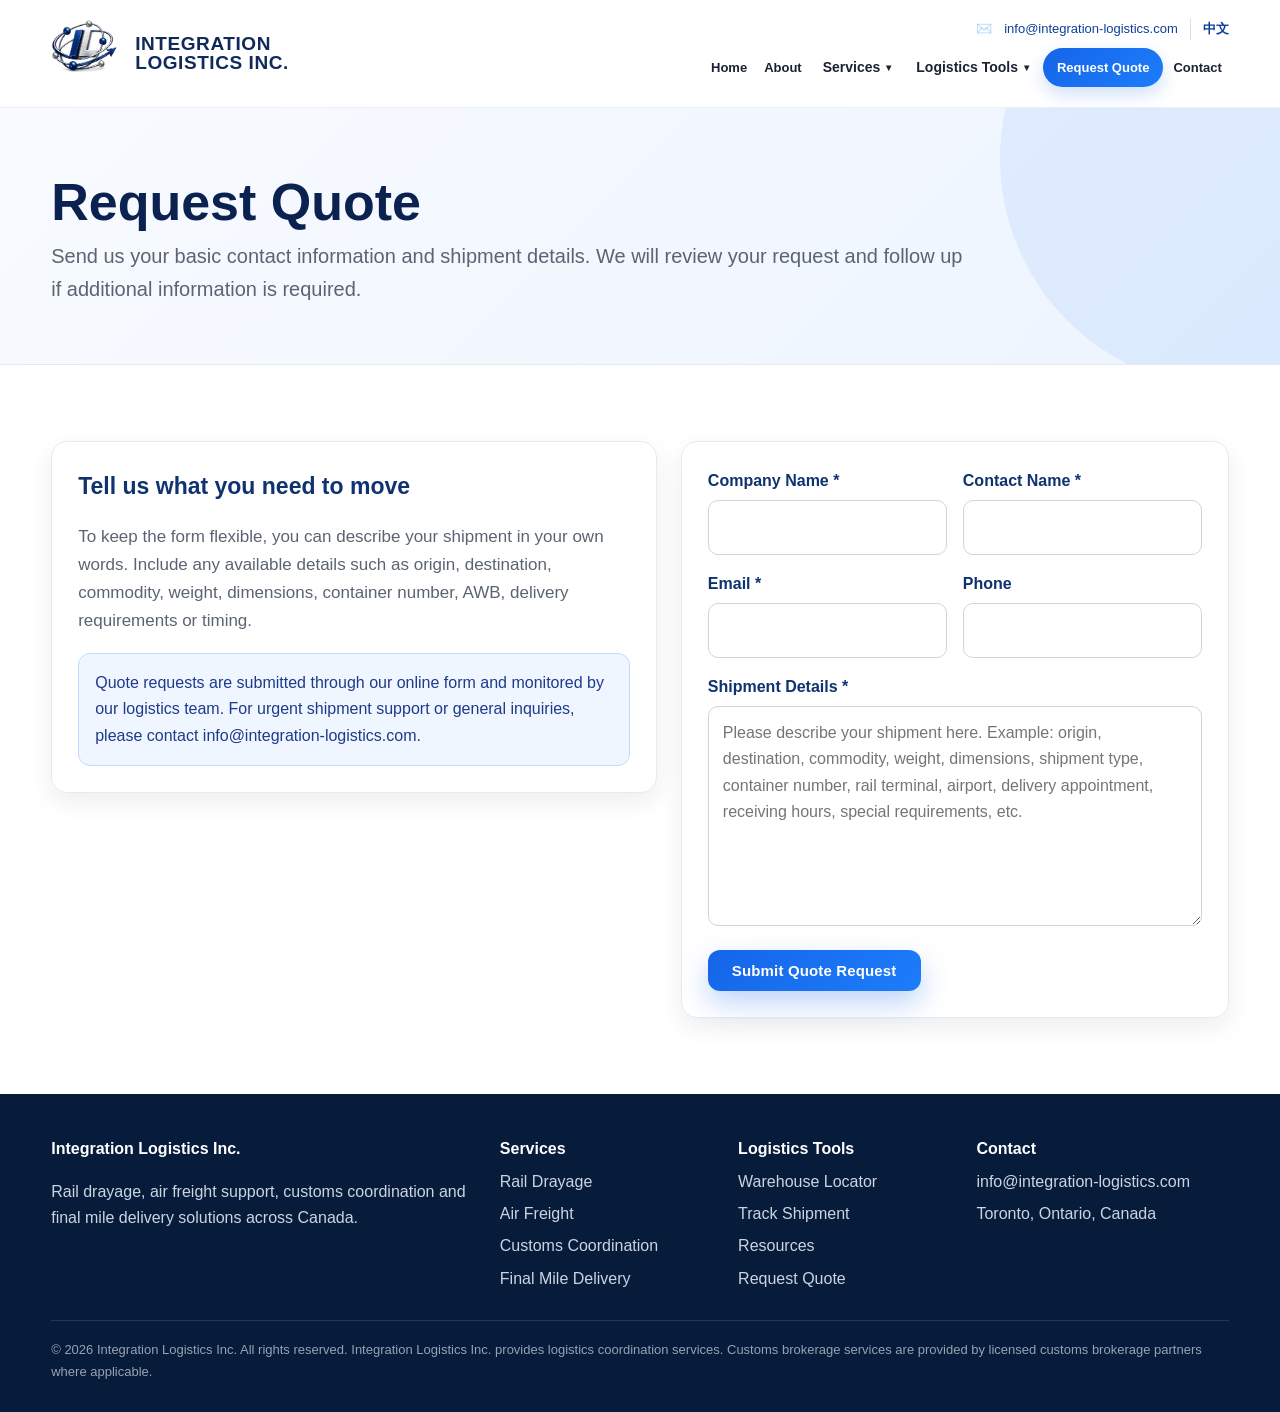
<file: quote.html>
<!doctype html><html lang="en"><head><meta charset="utf-8"><meta name="viewport" content="width=device-width, initial-scale=1"><title>Request Quote | Integration Logistics Inc.</title><meta name="description" content="Request a freight quote for rail drayage, air freight, customs coordination and final mile delivery services in Canada."><link rel="canonical" href="https://integration-logistics.com/quote.html"><meta property="og:title" content="Request Quote | Integration Logistics Inc."><meta property="og:description" content="Request a freight quote for rail drayage, air freight, customs coordination and final mile delivery services in Canada."><meta property="og:type" content="website"><link rel="stylesheet" href="styles.css"></head><body><header class="header"><div class="container nav"><a class="brand" href="index.html"><img src="assets/logo-mark.png" alt="Integration Logistics logo"><div class="brand-text"><div class="line1">INTEGRATION</div><div class="line2">LOGISTICS INC.</div></div></a><div class="header-right"><div class="contact-mini">✉️ <a href="mailto:info@integration-logistics.com">info@integration-logistics.com</a><a class="lang-switch" href="index-cn.html">中文</a></div><nav class="menu" aria-label="Primary navigation"><a href="index.html" class="">Home</a><a href="about.html" class="">About</a><div class="nav-dropdown"><button class="nav-dropdown-toggle" type="button" aria-expanded="false">Services</button><div class="nav-dropdown-menu"><a href="services.html" class="">All Services</a><a href="rail-drayage.html" class="">Rail Drayage</a><a href="air-freight.html" class="">Air Freight</a></div></div><div class="nav-dropdown"><button class="nav-dropdown-toggle" type="button" aria-expanded="false">Logistics Tools</button><div class="nav-dropdown-menu"><a href="warehouse-locator.html" class="">Warehouse Locator</a><a href="track-shipment.html" class="">Track Shipment</a><a href="resources.html" class="">Resources</a></div></div><a href="quote.html" class="nav-primary-cta active">Request Quote</a><a href="contact.html" class="">Contact</a></nav></div></div></header>
<section class="page-hero"><div class="container"><h1>Request Quote</h1><p>Send us your basic contact information and shipment details. We will review your request and follow up if additional information is required.</p></div></section>
<section class="section"><div class="container dual"><div><div class="text-card"><h3>Tell us what you need to move</h3><p>To keep the form flexible, you can describe your shipment in your own words. Include any available details such as origin, destination, commodity, weight, dimensions, container number, AWB, delivery requirements or timing.</p><div class="notice">Quote requests are submitted through our online form and monitored by our logistics team. For urgent shipment support or general inquiries, please contact info@integration-logistics.com.</div></div></div><div class="form-card"><form class="form" action="https://formsubmit.co/quote@integration-logistics.com" method="POST"><input type="hidden" name="_subject" value="New Quote Request - Integration Logistics Inc."><input type="hidden" name="_captcha" value="true"><input type="hidden" name="_template" value="table"><input type="hidden" name="_next" value="https://integration-logistics.com/thank-you.html"><input type="text" name="_honey" style="display:none"><div><label>Company Name *</label><input name="Company" required></div><div><label>Contact Name *</label><input name="Contact" required></div><div><label>Email *</label><input type="email" name="email" required></div><div><label>Phone</label><input name="Phone"></div><div class="full"><label>Shipment Details *</label><textarea name="Shipment Details" required placeholder="Please describe your shipment here. Example: origin, destination, commodity, weight, dimensions, shipment type, container number, rail terminal, airport, delivery appointment, receiving hours, special requirements, etc."></textarea></div><div class="full"><button class="btn small" type="submit">Submit Quote Request</button></div></form></div></div></section>
<footer class="footer"><div class="container"><div class="footer-grid"><div><strong>Integration Logistics Inc.</strong><p>Rail drayage, air freight support, customs coordination and final mile delivery solutions across Canada.</p></div><div><strong>Services</strong><a href="rail-drayage.html">Rail Drayage</a><a href="air-freight.html">Air Freight</a><a href="services.html">Customs Coordination</a><a href="services.html">Final Mile Delivery</a></div><div><strong>Logistics Tools</strong><a href="warehouse-locator.html">Warehouse Locator</a><a href="track-shipment.html">Track Shipment</a><a href="resources.html">Resources</a><a href="quote.html">Request Quote</a></div><div><strong>Contact</strong><a href="mailto:info@integration-logistics.com">info@integration-logistics.com</a><span>Toronto, Ontario, Canada</span></div></div><div class="copyright">© 2026 Integration Logistics Inc. All rights reserved. Integration Logistics Inc. provides logistics coordination services. Customs brokerage services are provided by licensed customs brokerage partners where applicable.</div></div></footer><script>(function(){document.querySelectorAll('.nav-dropdown-toggle').forEach(function(btn){btn.addEventListener('click',function(e){e.stopPropagation();var parent=btn.closest('.nav-dropdown');document.querySelectorAll('.nav-dropdown.open').forEach(function(x){if(x!==parent)x.classList.remove('open')});parent.classList.toggle('open');btn.setAttribute('aria-expanded',parent.classList.contains('open')?'true':'false')})});document.addEventListener('click',function(){document.querySelectorAll('.nav-dropdown.open').forEach(function(x){x.classList.remove('open');var b=x.querySelector('.nav-dropdown-toggle');if(b)b.setAttribute('aria-expanded','false')})})})();</script></body></html>
</file>
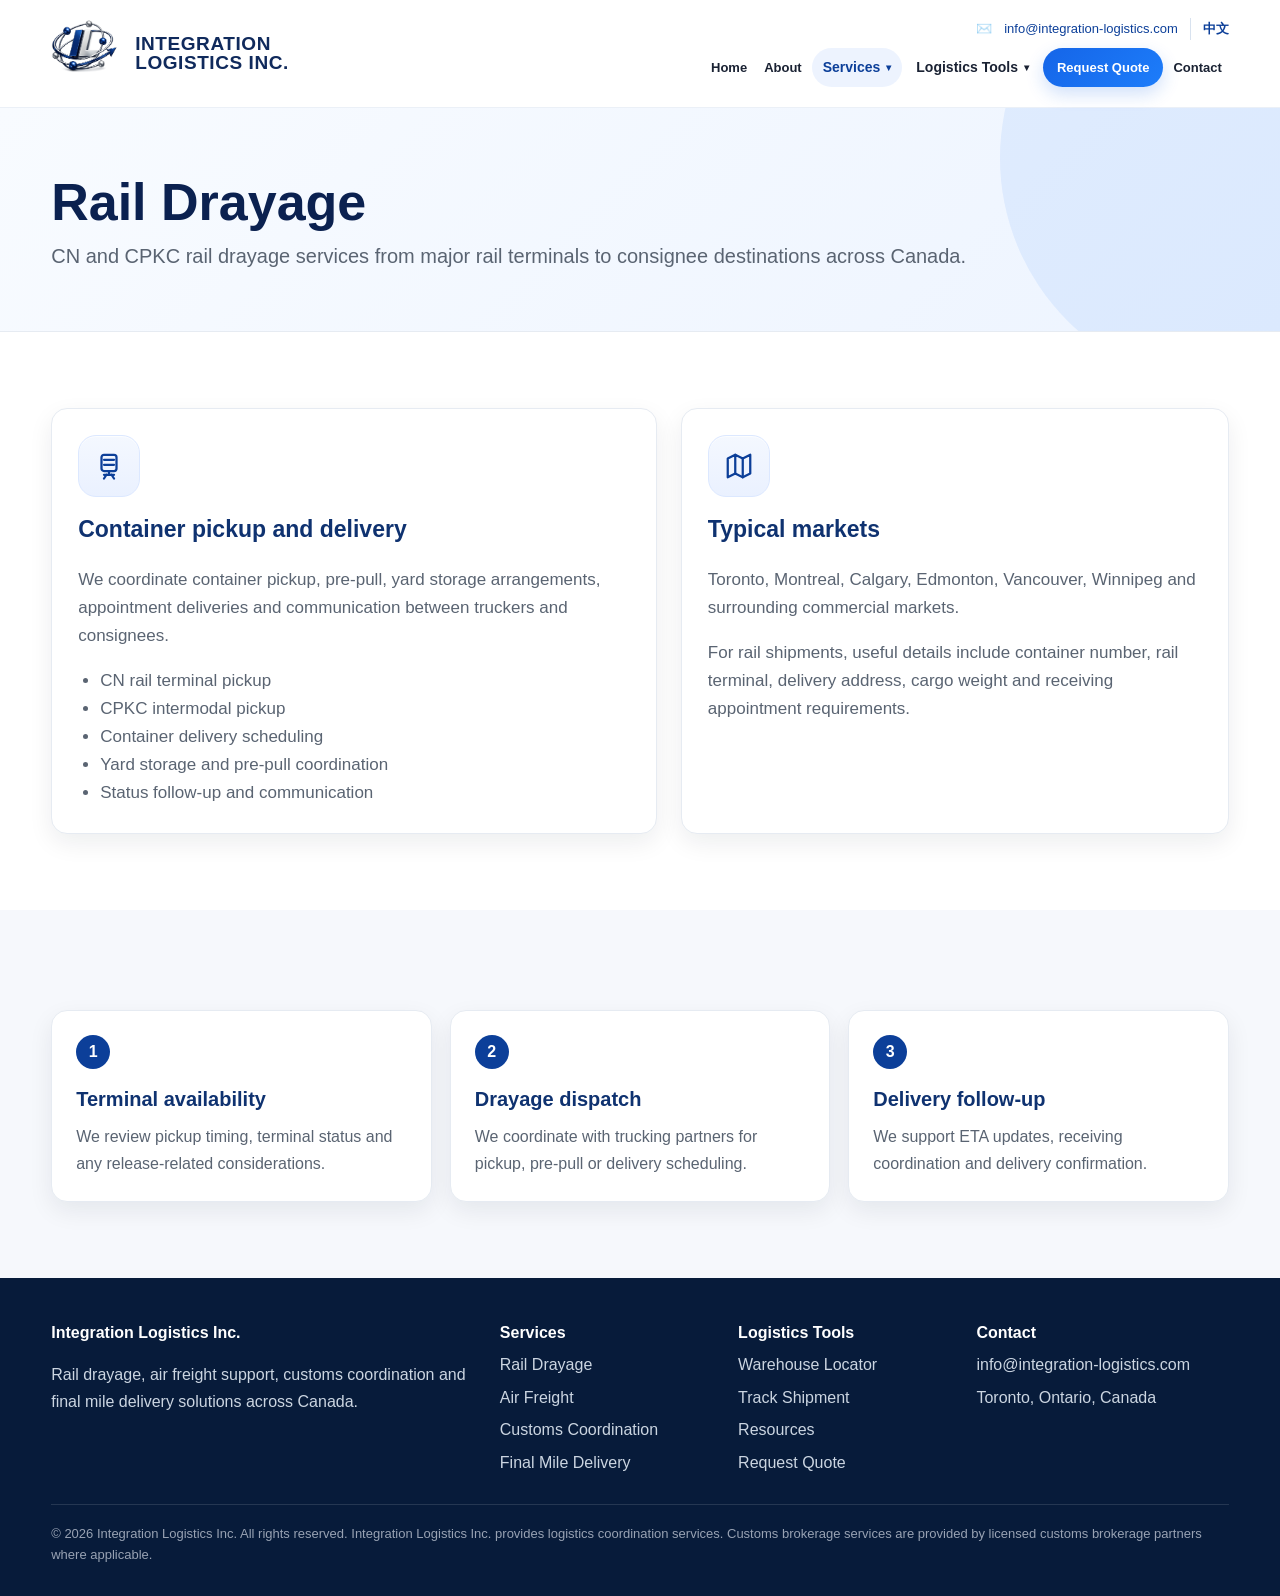
<file: rail-drayage.html>
<!doctype html><html lang="en"><head><meta charset="utf-8"><meta name="viewport" content="width=device-width, initial-scale=1"><title>Rail Drayage | Integration Logistics Inc.</title><meta name="description" content="CN and CPKC rail drayage services across Canada."><link rel="canonical" href="https://integration-logistics.com/rail-drayage.html"><meta property="og:title" content="Rail Drayage | Integration Logistics Inc."><meta property="og:description" content="CN and CPKC rail drayage services across Canada."><meta property="og:type" content="website"><link rel="stylesheet" href="styles.css"></head><body><header class="header"><div class="container nav"><a class="brand" href="index.html"><img src="assets/logo-mark.png" alt="Integration Logistics logo"><div class="brand-text"><div class="line1">INTEGRATION</div><div class="line2">LOGISTICS INC.</div></div></a><div class="header-right"><div class="contact-mini">✉️ <a href="mailto:info@integration-logistics.com">info@integration-logistics.com</a><a class="lang-switch" href="index-cn.html">中文</a></div><nav class="menu" aria-label="Primary navigation"><a href="index.html" class="">Home</a><a href="about.html" class="">About</a><div class="nav-dropdown active"><button class="nav-dropdown-toggle" type="button" aria-expanded="false">Services</button><div class="nav-dropdown-menu"><a href="services.html" class="">All Services</a><a href="rail-drayage.html" class="active">Rail Drayage</a><a href="air-freight.html" class="">Air Freight</a></div></div><div class="nav-dropdown"><button class="nav-dropdown-toggle" type="button" aria-expanded="false">Logistics Tools</button><div class="nav-dropdown-menu"><a href="warehouse-locator.html" class="">Warehouse Locator</a><a href="track-shipment.html" class="">Track Shipment</a><a href="resources.html" class="">Resources</a></div></div><a href="quote.html" class="nav-primary-cta">Request Quote</a><a href="contact.html" class="">Contact</a></nav></div></div></header>
<section class="page-hero"><div class="container"><h1>Rail Drayage</h1><p>CN and CPKC rail drayage services from major rail terminals to consignee destinations across Canada.</p></div></section>
<section class="section"><div class="container dual"><div class="text-card"><div class="icon-badge rail" aria-hidden="true"><svg viewBox="0 0 24 24" fill="none" stroke="currentColor" stroke-width="1.8" stroke-linecap="round" stroke-linejoin="round"><rect x="6" y="3" width="12" height="13" rx="2"></rect><path d="M8 19h8"></path><path d="M12 16v3"></path><path d="M8 22l2-3"></path><path d="M16 22l-2-3"></path><path d="M8 7h8"></path><path d="M8 11h8"></path></svg></div><h3>Container pickup and delivery</h3><p>We coordinate container pickup, pre-pull, yard storage arrangements, appointment deliveries and communication between truckers and consignees.</p><ul><li>CN rail terminal pickup</li><li>CPKC intermodal pickup</li><li>Container delivery scheduling</li><li>Yard storage and pre-pull coordination</li><li>Status follow-up and communication</li></ul></div><div class="text-card"><div class="icon-badge map" aria-hidden="true"><svg viewBox="0 0 24 24" fill="none" stroke="currentColor" stroke-width="1.8" stroke-linecap="round" stroke-linejoin="round"><path d="M9 18l-6 3V6l6-3 6 3 6-3v15l-6 3-6-3z"></path><path d="M9 3v15"></path><path d="M15 6v15"></path></svg></div><h3>Typical markets</h3><p>Toronto, Montreal, Calgary, Edmonton, Vancouver, Winnipeg and surrounding commercial markets.</p><p>For rail shipments, useful details include container number, rail terminal, delivery address, cargo weight and receiving appointment requirements.</p></div></div></section>
<section class="section soft"><div class="container"><div class="steps"><div class="step"><h3>Terminal availability</h3><p>We review pickup timing, terminal status and any release-related considerations.</p></div><div class="step"><h3>Drayage dispatch</h3><p>We coordinate with trucking partners for pickup, pre-pull or delivery scheduling.</p></div><div class="step"><h3>Delivery follow-up</h3><p>We support ETA updates, receiving coordination and delivery confirmation.</p></div></div></div></section>
<footer class="footer"><div class="container"><div class="footer-grid"><div><strong>Integration Logistics Inc.</strong><p>Rail drayage, air freight support, customs coordination and final mile delivery solutions across Canada.</p></div><div><strong>Services</strong><a href="rail-drayage.html">Rail Drayage</a><a href="air-freight.html">Air Freight</a><a href="services.html">Customs Coordination</a><a href="services.html">Final Mile Delivery</a></div><div><strong>Logistics Tools</strong><a href="warehouse-locator.html">Warehouse Locator</a><a href="track-shipment.html">Track Shipment</a><a href="resources.html">Resources</a><a href="quote.html">Request Quote</a></div><div><strong>Contact</strong><a href="mailto:info@integration-logistics.com">info@integration-logistics.com</a><span>Toronto, Ontario, Canada</span></div></div><div class="copyright">© 2026 Integration Logistics Inc. All rights reserved. Integration Logistics Inc. provides logistics coordination services. Customs brokerage services are provided by licensed customs brokerage partners where applicable.</div></div></footer><script>(function(){document.querySelectorAll('.nav-dropdown-toggle').forEach(function(btn){btn.addEventListener('click',function(e){e.stopPropagation();var parent=btn.closest('.nav-dropdown');document.querySelectorAll('.nav-dropdown.open').forEach(function(x){if(x!==parent)x.classList.remove('open')});parent.classList.toggle('open');btn.setAttribute('aria-expanded',parent.classList.contains('open')?'true':'false')})});document.addEventListener('click',function(){document.querySelectorAll('.nav-dropdown.open').forEach(function(x){x.classList.remove('open');var b=x.querySelector('.nav-dropdown-toggle');if(b)b.setAttribute('aria-expanded','false')})})})();</script></body></html>
</file>
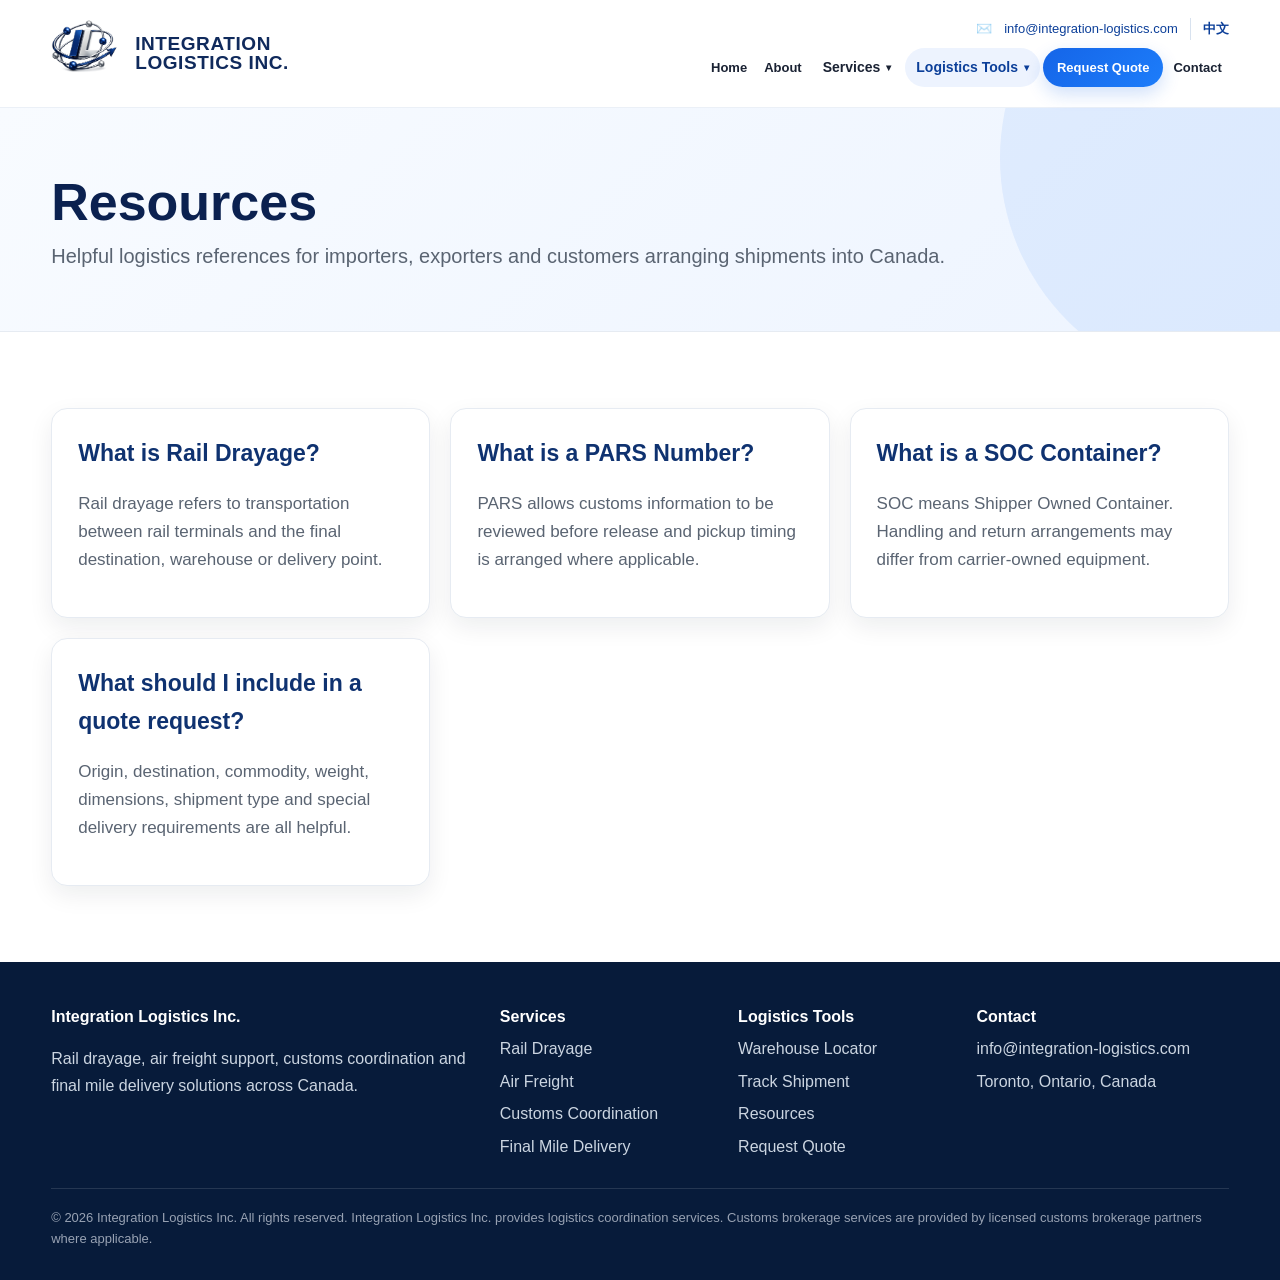
<file: resources.html>
<!doctype html><html lang="en"><head><meta charset="utf-8"><meta name="viewport" content="width=device-width, initial-scale=1"><title>Resources | Integration Logistics Inc.</title><meta name="description" content="Helpful logistics references for shipments into Canada."><link rel="canonical" href="https://integration-logistics.com/resources.html"><meta property="og:title" content="Resources | Integration Logistics Inc."><meta property="og:description" content="Helpful logistics references for shipments into Canada."><meta property="og:type" content="website"><link rel="stylesheet" href="styles.css"></head><body><header class="header"><div class="container nav"><a class="brand" href="index.html"><img src="assets/logo-mark.png" alt="Integration Logistics logo"><div class="brand-text"><div class="line1">INTEGRATION</div><div class="line2">LOGISTICS INC.</div></div></a><div class="header-right"><div class="contact-mini">✉️ <a href="mailto:info@integration-logistics.com">info@integration-logistics.com</a><a class="lang-switch" href="index-cn.html">中文</a></div><nav class="menu" aria-label="Primary navigation"><a href="index.html" class="">Home</a><a href="about.html" class="">About</a><div class="nav-dropdown"><button class="nav-dropdown-toggle" type="button" aria-expanded="false">Services</button><div class="nav-dropdown-menu"><a href="services.html" class="">All Services</a><a href="rail-drayage.html" class="">Rail Drayage</a><a href="air-freight.html" class="">Air Freight</a></div></div><div class="nav-dropdown active"><button class="nav-dropdown-toggle" type="button" aria-expanded="false">Logistics Tools</button><div class="nav-dropdown-menu"><a href="warehouse-locator.html" class="">Warehouse Locator</a><a href="track-shipment.html" class="">Track Shipment</a><a href="resources.html" class="active">Resources</a></div></div><a href="quote.html" class="nav-primary-cta">Request Quote</a><a href="contact.html" class="">Contact</a></nav></div></div></header>
<section class="page-hero"><div class="container"><h1>Resources</h1><p>Helpful logistics references for importers, exporters and customers arranging shipments into Canada.</p></div></section>
<section class="section"><div class="container"><div class="cards"><div class="info-card"><h3>What is Rail Drayage?</h3><p>Rail drayage refers to transportation between rail terminals and the final destination, warehouse or delivery point.</p></div><div class="info-card"><h3>What is a PARS Number?</h3><p>PARS allows customs information to be reviewed before release and pickup timing is arranged where applicable.</p></div><div class="info-card"><h3>What is a SOC Container?</h3><p>SOC means Shipper Owned Container. Handling and return arrangements may differ from carrier-owned equipment.</p></div><div class="info-card"><h3>What should I include in a quote request?</h3><p>Origin, destination, commodity, weight, dimensions, shipment type and special delivery requirements are all helpful.</p></div></div></div></section>
<footer class="footer"><div class="container"><div class="footer-grid"><div><strong>Integration Logistics Inc.</strong><p>Rail drayage, air freight support, customs coordination and final mile delivery solutions across Canada.</p></div><div><strong>Services</strong><a href="rail-drayage.html">Rail Drayage</a><a href="air-freight.html">Air Freight</a><a href="services.html">Customs Coordination</a><a href="services.html">Final Mile Delivery</a></div><div><strong>Logistics Tools</strong><a href="warehouse-locator.html">Warehouse Locator</a><a href="track-shipment.html">Track Shipment</a><a href="resources.html">Resources</a><a href="quote.html">Request Quote</a></div><div><strong>Contact</strong><a href="mailto:info@integration-logistics.com">info@integration-logistics.com</a><span>Toronto, Ontario, Canada</span></div></div><div class="copyright">© 2026 Integration Logistics Inc. All rights reserved. Integration Logistics Inc. provides logistics coordination services. Customs brokerage services are provided by licensed customs brokerage partners where applicable.</div></div></footer><script>(function(){document.querySelectorAll('.nav-dropdown-toggle').forEach(function(btn){btn.addEventListener('click',function(e){e.stopPropagation();var parent=btn.closest('.nav-dropdown');document.querySelectorAll('.nav-dropdown.open').forEach(function(x){if(x!==parent)x.classList.remove('open')});parent.classList.toggle('open');btn.setAttribute('aria-expanded',parent.classList.contains('open')?'true':'false')})});document.addEventListener('click',function(){document.querySelectorAll('.nav-dropdown.open').forEach(function(x){x.classList.remove('open');var b=x.querySelector('.nav-dropdown-toggle');if(b)b.setAttribute('aria-expanded','false')})})})();</script></body></html>
</file>
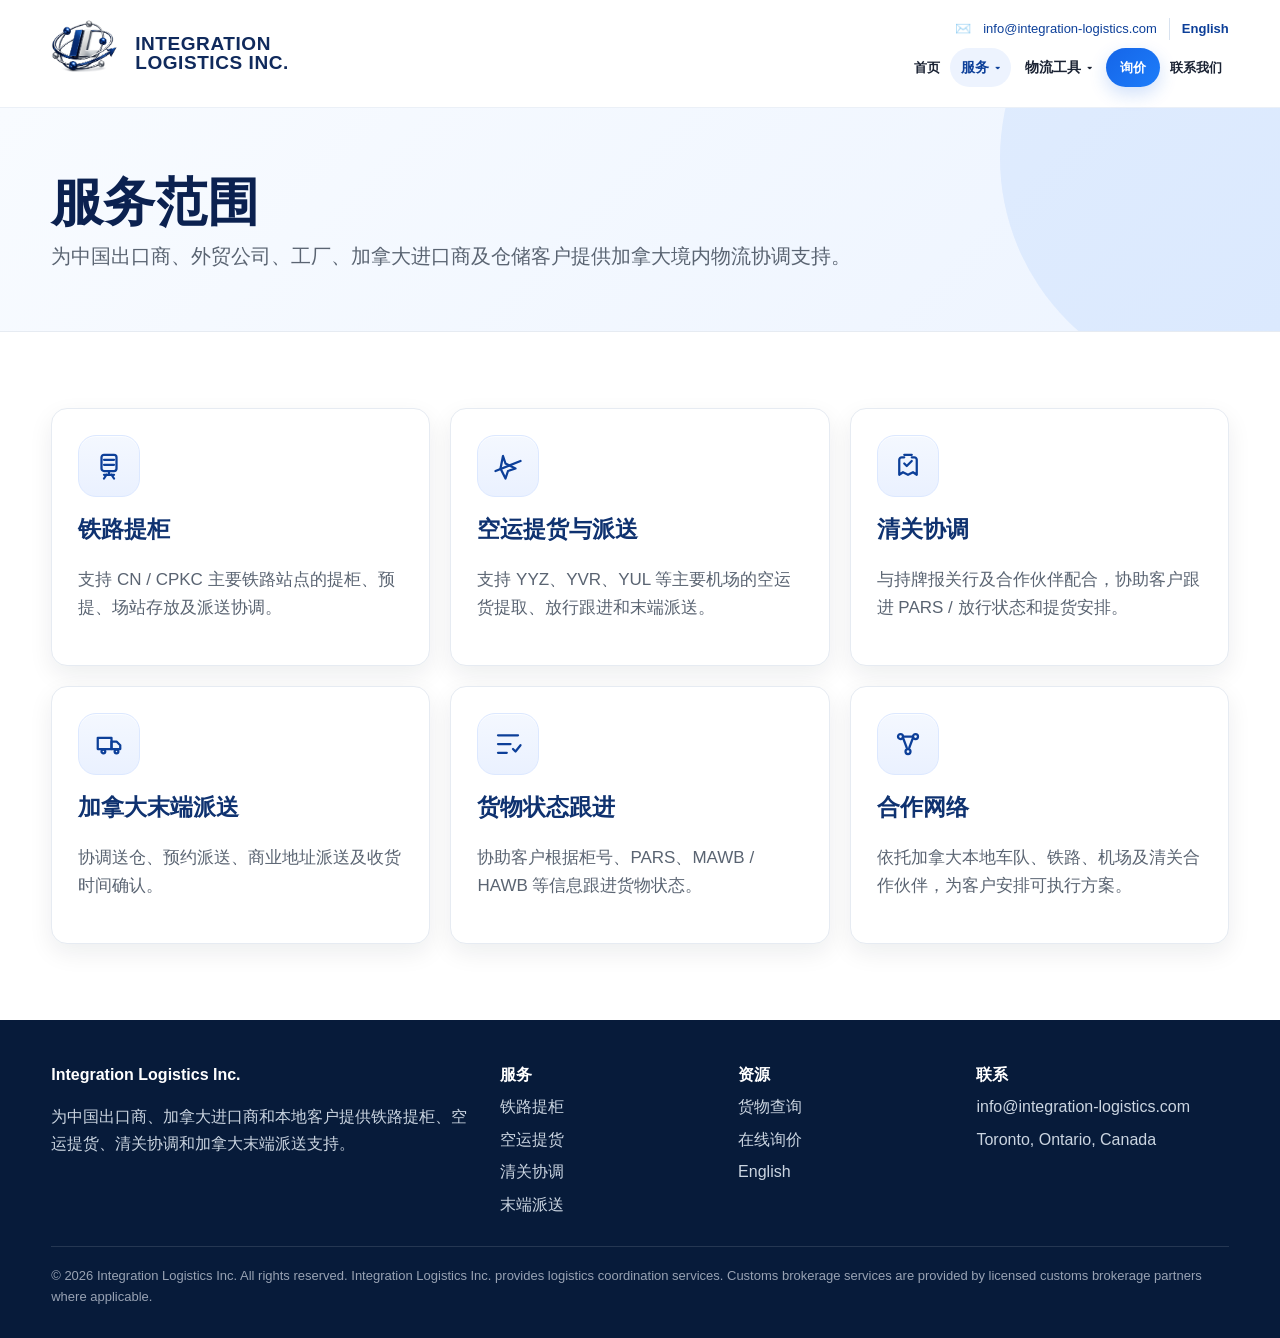
<file: services-cn.html>
<!doctype html><html lang="zh-CN" class="cn"><head><meta charset="utf-8"><meta name="viewport" content="width=device-width, initial-scale=1"><title>加拿大物流服务 | Integration Logistics Inc.</title><meta name="description" content="加拿大铁路提柜、空运提货、清关协调和末端派送服务。"><link rel="canonical" href="https://integration-logistics.com/services-cn.html"><meta property="og:title" content="加拿大物流服务 | Integration Logistics Inc."><meta property="og:description" content="加拿大铁路提柜、空运提货、清关协调和末端派送服务。"><meta property="og:type" content="website"><link rel="stylesheet" href="styles.css"></head><body><header class="header"><div class="container nav"><a class="brand" href="index-cn.html"><img src="assets/logo-mark.png" alt="Integration Logistics logo"><div class="brand-text"><div class="line1">INTEGRATION</div><div class="line2">LOGISTICS INC.</div></div></a><div class="header-right"><div class="contact-mini">✉️ <a href="mailto:info@integration-logistics.com">info@integration-logistics.com</a><a class="lang-switch" href="index.html">English</a></div><nav class="menu" aria-label="主导航"><a href="index-cn.html" class="">首页</a><div class="nav-dropdown active"><button class="nav-dropdown-toggle" type="button" aria-expanded="false">服务</button><div class="nav-dropdown-menu"><a href="services-cn.html" class="active">全部服务</a><a href="rail-drayage.html">铁路提柜</a><a href="air-freight.html">空运派送</a></div></div><div class="nav-dropdown"><button class="nav-dropdown-toggle" type="button" aria-expanded="false">物流工具</button><div class="nav-dropdown-menu"><a href="warehouse-locator.html">加拿大监管仓地图</a><a href="track-shipment.html">货物查询</a><a href="resources.html">资源中心</a></div></div><a href="quote.html" class="nav-primary-cta">询价</a><a href="contact-cn.html" class="">联系我们</a></nav></div></div></header>
<section class="page-hero"><div class="container"><h1>服务范围</h1><p>为中国出口商、外贸公司、工厂、加拿大进口商及仓储客户提供加拿大境内物流协调支持。</p></div></section>
<section class="section"><div class="container"><div class="cards">
<div class="info-card"><div class="icon-badge rail" aria-hidden="true"><svg viewBox="0 0 24 24" fill="none" stroke="currentColor" stroke-width="1.8" stroke-linecap="round" stroke-linejoin="round"><rect x="6" y="3" width="12" height="13" rx="2"></rect><path d="M8 19h8"></path><path d="M12 16v3"></path><path d="M8 22l2-3"></path><path d="M16 22l-2-3"></path><path d="M8 7h8"></path><path d="M8 11h8"></path></svg></div><h3>铁路提柜</h3><p>支持 CN / CPKC 主要铁路站点的提柜、预提、场站存放及派送协调。</p></div>
<div class="info-card"><div class="icon-badge air" aria-hidden="true"><svg viewBox="0 0 24 24" fill="none" stroke="currentColor" stroke-width="1.8" stroke-linecap="round" stroke-linejoin="round"><path d="M2 16l20-8"></path><path d="M6 14l4 8 2-6 6-2-8-4-2-6-2 10z"></path></svg></div><h3>空运提货与派送</h3><p>支持 YYZ、YVR、YUL 等主要机场的空运货提取、放行跟进和末端派送。</p></div>
<div class="info-card"><div class="icon-badge customs" aria-hidden="true"><svg viewBox="0 0 24 24" fill="none" stroke="currentColor" stroke-width="1.8" stroke-linecap="round" stroke-linejoin="round"><path d="M9 3h6"></path><path d="M9 5H7a2 2 0 0 0-2 2v12l3-2 4 2 4-2 3 2V7a2 2 0 0 0-2-2h-2"></path><path d="M9 10l2 2 4-4"></path></svg></div><h3>清关协调</h3><p>与持牌报关行及合作伙伴配合，协助客户跟进 PARS / 放行状态和提货安排。</p></div>
<div class="info-card"><div class="icon-badge truck" aria-hidden="true"><svg viewBox="0 0 24 24" fill="none" stroke="currentColor" stroke-width="1.8" stroke-linecap="round" stroke-linejoin="round"><path d="M3 7h11v9H3z"></path><path d="M14 10h4l3 3v3h-7z"></path><circle cx="7.5" cy="18" r="1.5"></circle><circle cx="18" cy="18" r="1.5"></circle></svg></div><h3>加拿大末端派送</h3><p>协调送仓、预约派送、商业地址派送及收货时间确认。</p></div>
<div class="info-card"><div class="icon-badge status" aria-hidden="true"><svg viewBox="0 0 24 24" fill="none" stroke="currentColor" stroke-width="1.8" stroke-linecap="round" stroke-linejoin="round"><path d="M4 5h16"></path><path d="M4 12h10"></path><path d="M4 19h7"></path><path d="M16 16l2 2 4-5"></path></svg></div><h3>货物状态跟进</h3><p>协助客户根据柜号、PARS、MAWB / HAWB 等信息跟进货物状态。</p></div>
<div class="info-card"><div class="icon-badge network" aria-hidden="true"><svg viewBox="0 0 24 24" fill="none" stroke="currentColor" stroke-width="1.8" stroke-linecap="round" stroke-linejoin="round"><circle cx="6" cy="6" r="2"></circle><circle cx="18" cy="6" r="2"></circle><circle cx="12" cy="18" r="2"></circle><path d="M8 7l3 8"></path><path d="M16 7l-3 8"></path><path d="M8 6h8"></path></svg></div><h3>合作网络</h3><p>依托加拿大本地车队、铁路、机场及清关合作伙伴，为客户安排可执行方案。</p></div>
</div></div></section>
<footer class="footer"><div class="container"><div class="footer-grid"><div><strong>Integration Logistics Inc.</strong><p>为中国出口商、加拿大进口商和本地客户提供铁路提柜、空运提货、清关协调和加拿大末端派送支持。</p></div><div><strong>服务</strong><a href="rail-drayage.html">铁路提柜</a><a href="air-freight.html">空运提货</a><a href="services-cn.html">清关协调</a><a href="services-cn.html">末端派送</a></div><div><strong>资源</strong><a href="track-shipment.html">货物查询</a><a href="quote.html">在线询价</a><a href="index.html">English</a></div><div><strong>联系</strong><a href="mailto:info@integration-logistics.com">info@integration-logistics.com</a><span>Toronto, Ontario, Canada</span></div></div><div class="copyright">© 2026 Integration Logistics Inc. All rights reserved. Integration Logistics Inc. provides logistics coordination services. Customs brokerage services are provided by licensed customs brokerage partners where applicable.</div></div></footer><script>(function(){document.querySelectorAll('.nav-dropdown-toggle').forEach(function(btn){btn.addEventListener('click',function(e){e.stopPropagation();var parent=btn.closest('.nav-dropdown');document.querySelectorAll('.nav-dropdown.open').forEach(function(x){if(x!==parent)x.classList.remove('open')});parent.classList.toggle('open');btn.setAttribute('aria-expanded',parent.classList.contains('open')?'true':'false')})});document.addEventListener('click',function(){document.querySelectorAll('.nav-dropdown.open').forEach(function(x){x.classList.remove('open');var b=x.querySelector('.nav-dropdown-toggle');if(b)b.setAttribute('aria-expanded','false')})})})();</script></body></html>
</file>
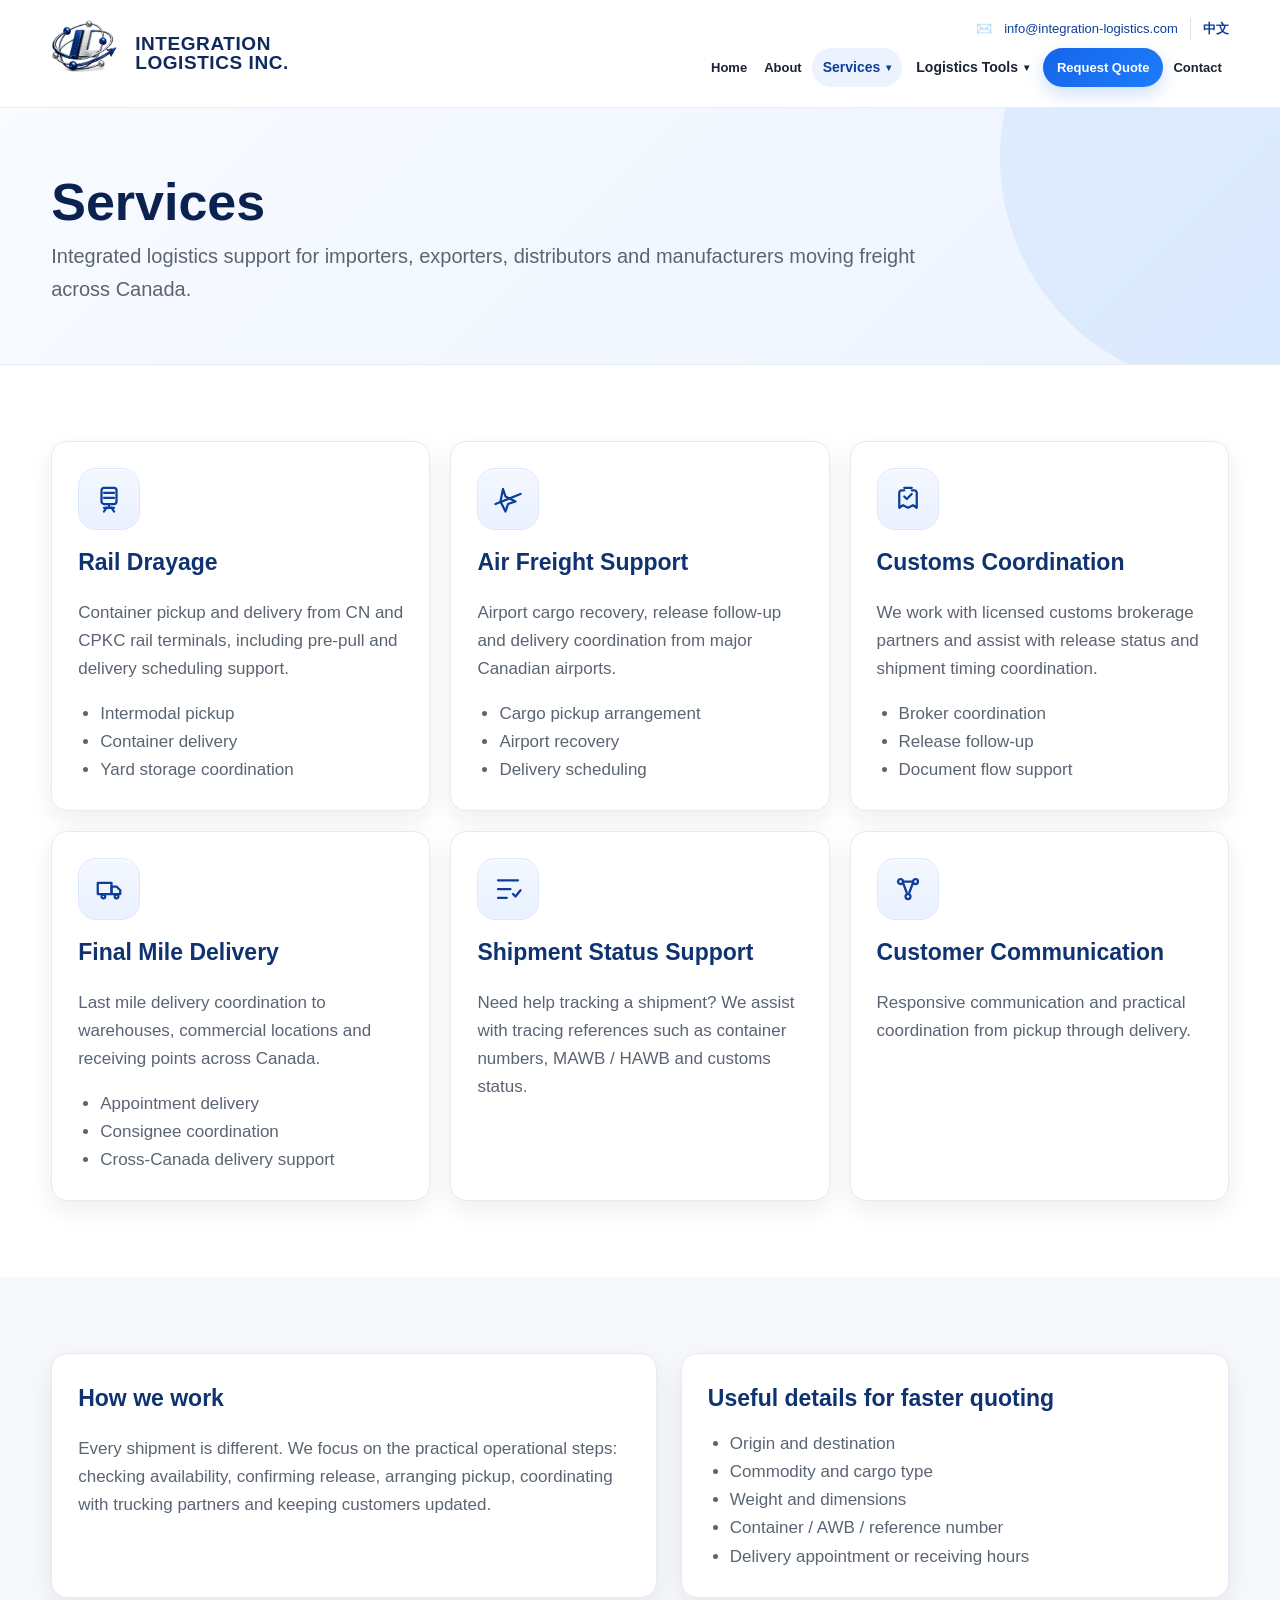
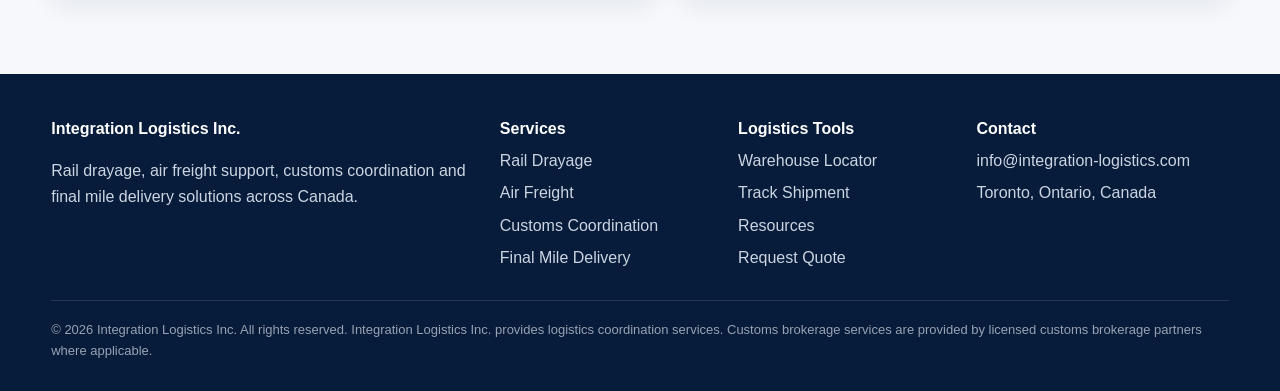
<file: services.html>
<!doctype html><html lang="en"><head><meta charset="utf-8"><meta name="viewport" content="width=device-width, initial-scale=1"><title>Services | Integration Logistics Inc.</title><meta name="description" content="Rail drayage, air freight support, customs coordination and final mile delivery services across Canada."><link rel="canonical" href="https://integration-logistics.com/services.html"><meta property="og:title" content="Services | Integration Logistics Inc."><meta property="og:description" content="Rail drayage, air freight support, customs coordination and final mile delivery services across Canada."><meta property="og:type" content="website"><link rel="stylesheet" href="styles.css"></head><body><header class="header"><div class="container nav"><a class="brand" href="index.html"><img src="assets/logo-mark.png" alt="Integration Logistics logo"><div class="brand-text"><div class="line1">INTEGRATION</div><div class="line2">LOGISTICS INC.</div></div></a><div class="header-right"><div class="contact-mini">✉️ <a href="mailto:info@integration-logistics.com">info@integration-logistics.com</a><a class="lang-switch" href="index-cn.html">中文</a></div><nav class="menu" aria-label="Primary navigation"><a href="index.html" class="">Home</a><a href="about.html" class="">About</a><div class="nav-dropdown active"><button class="nav-dropdown-toggle" type="button" aria-expanded="false">Services</button><div class="nav-dropdown-menu"><a href="services.html" class="active">All Services</a><a href="rail-drayage.html" class="">Rail Drayage</a><a href="air-freight.html" class="">Air Freight</a></div></div><div class="nav-dropdown"><button class="nav-dropdown-toggle" type="button" aria-expanded="false">Logistics Tools</button><div class="nav-dropdown-menu"><a href="warehouse-locator.html" class="">Warehouse Locator</a><a href="track-shipment.html" class="">Track Shipment</a><a href="resources.html" class="">Resources</a></div></div><a href="quote.html" class="nav-primary-cta">Request Quote</a><a href="contact.html" class="">Contact</a></nav></div></div></header>
<section class="page-hero"><div class="container"><h1>Services</h1><p>Integrated logistics support for importers, exporters, distributors and manufacturers moving freight across Canada.</p></div></section>
<section class="section"><div class="container"><div class="cards">
<div class="info-card"><div class="icon-badge rail" aria-hidden="true"><svg viewBox="0 0 24 24" fill="none" stroke="currentColor" stroke-width="1.8" stroke-linecap="round" stroke-linejoin="round"><rect x="6" y="3" width="12" height="13" rx="2"></rect><path d="M8 19h8"></path><path d="M12 16v3"></path><path d="M8 22l2-3"></path><path d="M16 22l-2-3"></path><path d="M8 7h8"></path><path d="M8 11h8"></path></svg></div><h3>Rail Drayage</h3><p>Container pickup and delivery from CN and CPKC rail terminals, including pre-pull and delivery scheduling support.</p><ul><li>Intermodal pickup</li><li>Container delivery</li><li>Yard storage coordination</li></ul></div>
<div class="info-card"><div class="icon-badge air" aria-hidden="true"><svg viewBox="0 0 24 24" fill="none" stroke="currentColor" stroke-width="1.8" stroke-linecap="round" stroke-linejoin="round"><path d="M2 16l20-8"></path><path d="M6 14l4 8 2-6 6-2-8-4-2-6-2 10z"></path></svg></div><h3>Air Freight Support</h3><p>Airport cargo recovery, release follow-up and delivery coordination from major Canadian airports.</p><ul><li>Cargo pickup arrangement</li><li>Airport recovery</li><li>Delivery scheduling</li></ul></div>
<div class="info-card"><div class="icon-badge customs" aria-hidden="true"><svg viewBox="0 0 24 24" fill="none" stroke="currentColor" stroke-width="1.8" stroke-linecap="round" stroke-linejoin="round"><path d="M9 3h6"></path><path d="M9 5H7a2 2 0 0 0-2 2v12l3-2 4 2 4-2 3 2V7a2 2 0 0 0-2-2h-2"></path><path d="M9 10l2 2 4-4"></path></svg></div><h3>Customs Coordination</h3><p>We work with licensed customs brokerage partners and assist with release status and shipment timing coordination.</p><ul><li>Broker coordination</li><li>Release follow-up</li><li>Document flow support</li></ul></div>
<div class="info-card"><div class="icon-badge truck" aria-hidden="true"><svg viewBox="0 0 24 24" fill="none" stroke="currentColor" stroke-width="1.8" stroke-linecap="round" stroke-linejoin="round"><path d="M3 7h11v9H3z"></path><path d="M14 10h4l3 3v3h-7z"></path><circle cx="7.5" cy="18" r="1.5"></circle><circle cx="18" cy="18" r="1.5"></circle></svg></div><h3>Final Mile Delivery</h3><p>Last mile delivery coordination to warehouses, commercial locations and receiving points across Canada.</p><ul><li>Appointment delivery</li><li>Consignee coordination</li><li>Cross-Canada delivery support</li></ul></div>
<div class="info-card"><div class="icon-badge status" aria-hidden="true"><svg viewBox="0 0 24 24" fill="none" stroke="currentColor" stroke-width="1.8" stroke-linecap="round" stroke-linejoin="round"><path d="M4 5h16"></path><path d="M4 12h10"></path><path d="M4 19h7"></path><path d="M16 16l2 2 4-5"></path></svg></div><h3>Shipment Status Support</h3><p>Need help tracking a shipment? We assist with tracing references such as container numbers, MAWB / HAWB and customs status.</p></div>
<div class="info-card"><div class="icon-badge network" aria-hidden="true"><svg viewBox="0 0 24 24" fill="none" stroke="currentColor" stroke-width="1.8" stroke-linecap="round" stroke-linejoin="round"><circle cx="6" cy="6" r="2"></circle><circle cx="18" cy="6" r="2"></circle><circle cx="12" cy="18" r="2"></circle><path d="M8 7l3 8"></path><path d="M16 7l-3 8"></path><path d="M8 6h8"></path></svg></div><h3>Customer Communication</h3><p>Responsive communication and practical coordination from pickup through delivery.</p></div>
</div></div></section>
<section class="section soft"><div class="container"><div class="dual"><div class="text-card"><h3>How we work</h3><p>Every shipment is different. We focus on the practical operational steps: checking availability, confirming release, arranging pickup, coordinating with trucking partners and keeping customers updated.</p></div><div class="text-card"><h3>Useful details for faster quoting</h3><ul><li>Origin and destination</li><li>Commodity and cargo type</li><li>Weight and dimensions</li><li>Container / AWB / reference number</li><li>Delivery appointment or receiving hours</li></ul></div></div></div></section>
<footer class="footer"><div class="container"><div class="footer-grid"><div><strong>Integration Logistics Inc.</strong><p>Rail drayage, air freight support, customs coordination and final mile delivery solutions across Canada.</p></div><div><strong>Services</strong><a href="rail-drayage.html">Rail Drayage</a><a href="air-freight.html">Air Freight</a><a href="services.html">Customs Coordination</a><a href="services.html">Final Mile Delivery</a></div><div><strong>Logistics Tools</strong><a href="warehouse-locator.html">Warehouse Locator</a><a href="track-shipment.html">Track Shipment</a><a href="resources.html">Resources</a><a href="quote.html">Request Quote</a></div><div><strong>Contact</strong><a href="mailto:info@integration-logistics.com">info@integration-logistics.com</a><span>Toronto, Ontario, Canada</span></div></div><div class="copyright">© 2026 Integration Logistics Inc. All rights reserved. Integration Logistics Inc. provides logistics coordination services. Customs brokerage services are provided by licensed customs brokerage partners where applicable.</div></div></footer><script>(function(){document.querySelectorAll('.nav-dropdown-toggle').forEach(function(btn){btn.addEventListener('click',function(e){e.stopPropagation();var parent=btn.closest('.nav-dropdown');document.querySelectorAll('.nav-dropdown.open').forEach(function(x){if(x!==parent)x.classList.remove('open')});parent.classList.toggle('open');btn.setAttribute('aria-expanded',parent.classList.contains('open')?'true':'false')})});document.addEventListener('click',function(){document.querySelectorAll('.nav-dropdown.open').forEach(function(x){x.classList.remove('open');var b=x.querySelector('.nav-dropdown-toggle');if(b)b.setAttribute('aria-expanded','false')})})})();</script></body></html>
</file>
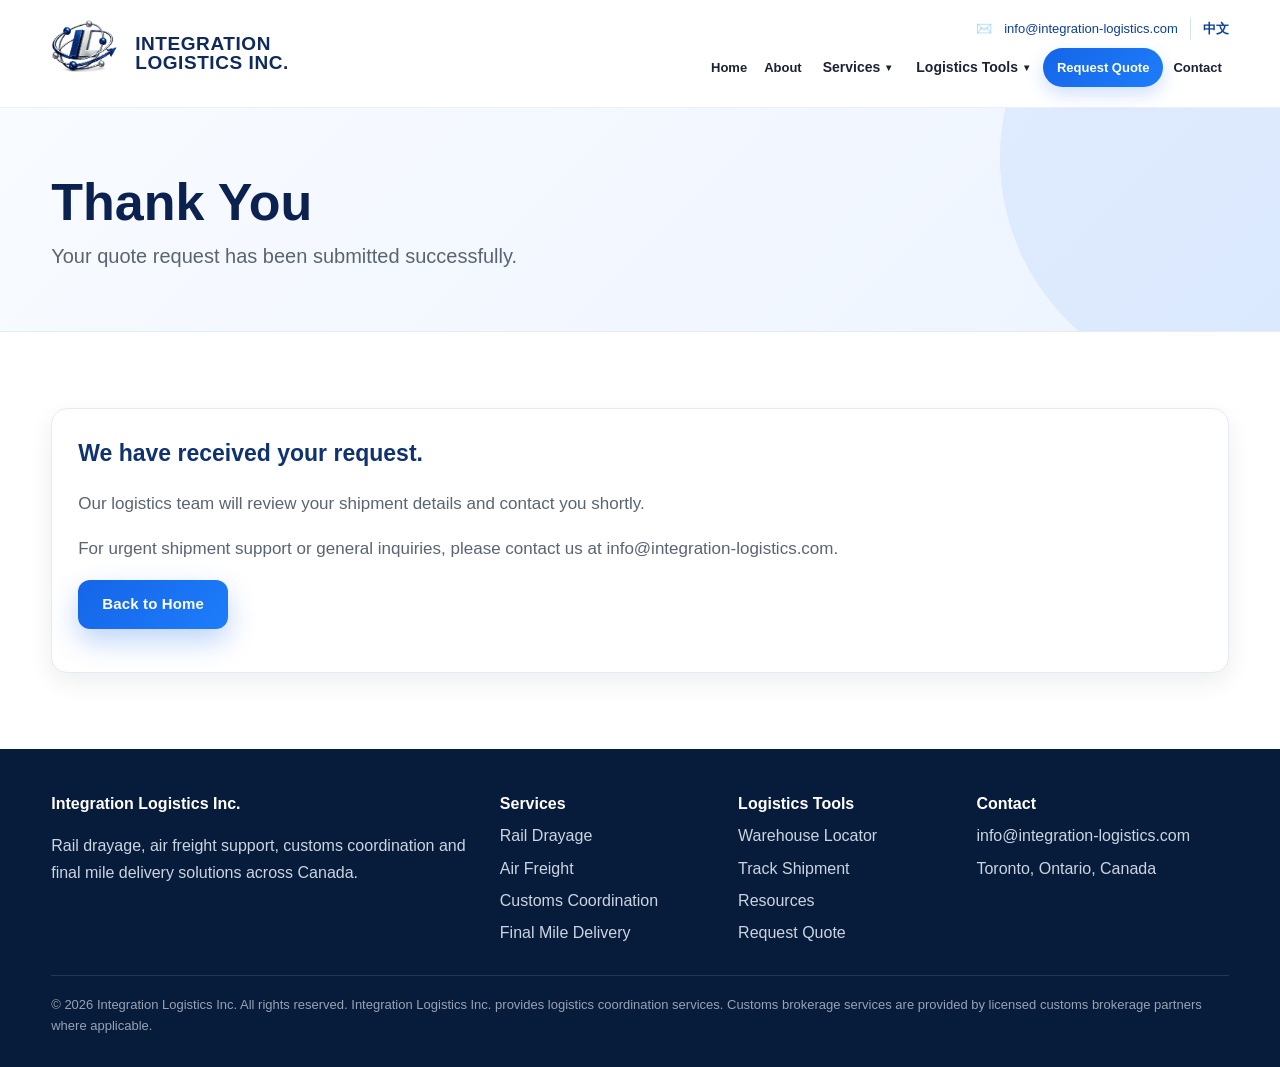
<file: thank-you.html>
<!doctype html><html lang="en"><head><meta charset="utf-8"><meta name="viewport" content="width=device-width, initial-scale=1"><title>Thank You | Integration Logistics Inc.</title><meta name="description" content="Thank you for contacting Integration Logistics Inc."><link rel="canonical" href="https://integration-logistics.com/thank-you.html"><meta property="og:title" content="Thank You | Integration Logistics Inc."><meta property="og:description" content="Thank you for contacting Integration Logistics Inc."><meta property="og:type" content="website"><link rel="stylesheet" href="styles.css"></head><body><header class="header"><div class="container nav"><a class="brand" href="index.html"><img src="assets/logo-mark.png" alt="Integration Logistics logo"><div class="brand-text"><div class="line1">INTEGRATION</div><div class="line2">LOGISTICS INC.</div></div></a><div class="header-right"><div class="contact-mini">✉️ <a href="mailto:info@integration-logistics.com">info@integration-logistics.com</a><a class="lang-switch" href="index-cn.html">中文</a></div><nav class="menu" aria-label="Primary navigation"><a href="index.html" class="">Home</a><a href="about.html" class="">About</a><div class="nav-dropdown"><button class="nav-dropdown-toggle" type="button" aria-expanded="false">Services</button><div class="nav-dropdown-menu"><a href="services.html" class="">All Services</a><a href="rail-drayage.html" class="">Rail Drayage</a><a href="air-freight.html" class="">Air Freight</a></div></div><div class="nav-dropdown"><button class="nav-dropdown-toggle" type="button" aria-expanded="false">Logistics Tools</button><div class="nav-dropdown-menu"><a href="warehouse-locator.html" class="">Warehouse Locator</a><a href="track-shipment.html" class="">Track Shipment</a><a href="resources.html" class="">Resources</a></div></div><a href="quote.html" class="nav-primary-cta">Request Quote</a><a href="contact.html" class="">Contact</a></nav></div></div></header>
<section class="page-hero"><div class="container"><h1>Thank You</h1><p>Your quote request has been submitted successfully.</p></div></section><section class="section"><div class="container"><div class="text-card"><h3>We have received your request.</h3><p>Our logistics team will review your shipment details and contact you shortly.</p><p>For urgent shipment support or general inquiries, please contact us at <a href="mailto:info@integration-logistics.com">info@integration-logistics.com</a>.</p><p><a class="btn small" href="index.html">Back to Home</a></p></div></div></section>
<footer class="footer"><div class="container"><div class="footer-grid"><div><strong>Integration Logistics Inc.</strong><p>Rail drayage, air freight support, customs coordination and final mile delivery solutions across Canada.</p></div><div><strong>Services</strong><a href="rail-drayage.html">Rail Drayage</a><a href="air-freight.html">Air Freight</a><a href="services.html">Customs Coordination</a><a href="services.html">Final Mile Delivery</a></div><div><strong>Logistics Tools</strong><a href="warehouse-locator.html">Warehouse Locator</a><a href="track-shipment.html">Track Shipment</a><a href="resources.html">Resources</a><a href="quote.html">Request Quote</a></div><div><strong>Contact</strong><a href="mailto:info@integration-logistics.com">info@integration-logistics.com</a><span>Toronto, Ontario, Canada</span></div></div><div class="copyright">© 2026 Integration Logistics Inc. All rights reserved. Integration Logistics Inc. provides logistics coordination services. Customs brokerage services are provided by licensed customs brokerage partners where applicable.</div></div></footer><script>(function(){document.querySelectorAll('.nav-dropdown-toggle').forEach(function(btn){btn.addEventListener('click',function(e){e.stopPropagation();var parent=btn.closest('.nav-dropdown');document.querySelectorAll('.nav-dropdown.open').forEach(function(x){if(x!==parent)x.classList.remove('open')});parent.classList.toggle('open');btn.setAttribute('aria-expanded',parent.classList.contains('open')?'true':'false')})});document.addEventListener('click',function(){document.querySelectorAll('.nav-dropdown.open').forEach(function(x){x.classList.remove('open');var b=x.querySelector('.nav-dropdown-toggle');if(b)b.setAttribute('aria-expanded','false')})})})();</script></body></html>
</file>
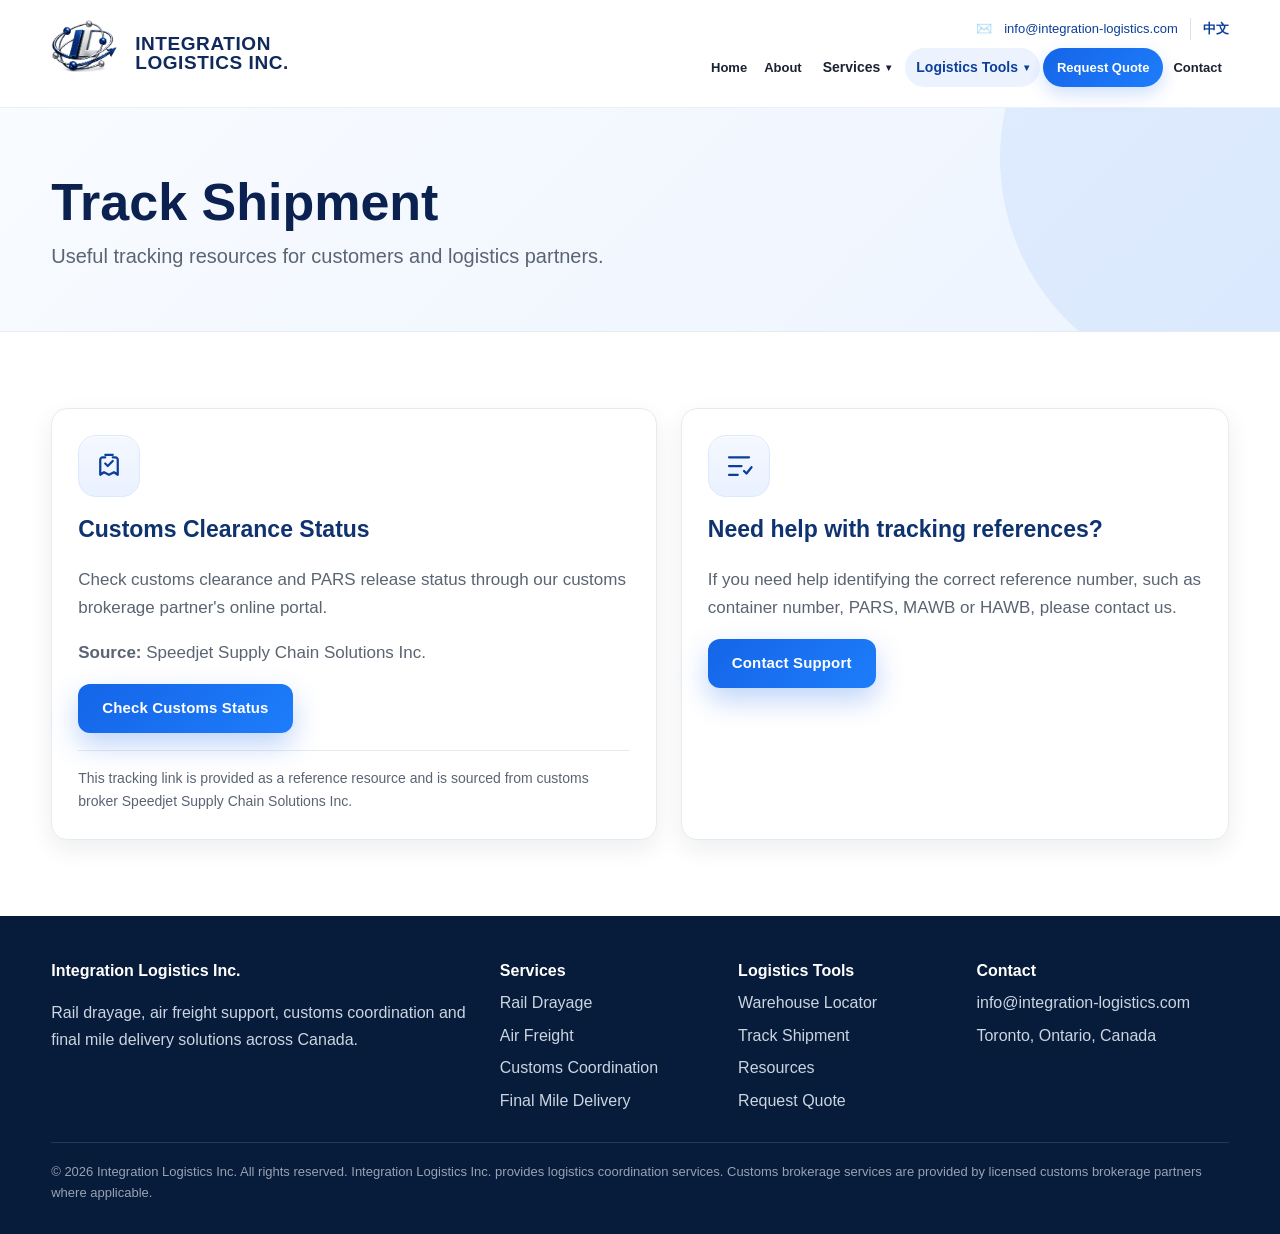
<file: track-shipment.html>
<!doctype html><html lang="en"><head><meta charset="utf-8"><meta name="viewport" content="width=device-width, initial-scale=1"><title>Track Shipment | Integration Logistics Inc.</title><meta name="description" content="Shipment tracking resources and customs status support."><link rel="canonical" href="https://integration-logistics.com/track-shipment.html"><meta property="og:title" content="Track Shipment | Integration Logistics Inc."><meta property="og:description" content="Shipment tracking resources and customs status support."><meta property="og:type" content="website"><link rel="stylesheet" href="styles.css"></head><body><header class="header"><div class="container nav"><a class="brand" href="index.html"><img src="assets/logo-mark.png" alt="Integration Logistics logo"><div class="brand-text"><div class="line1">INTEGRATION</div><div class="line2">LOGISTICS INC.</div></div></a><div class="header-right"><div class="contact-mini">✉️ <a href="mailto:info@integration-logistics.com">info@integration-logistics.com</a><a class="lang-switch" href="index-cn.html">中文</a></div><nav class="menu" aria-label="Primary navigation"><a href="index.html" class="">Home</a><a href="about.html" class="">About</a><div class="nav-dropdown"><button class="nav-dropdown-toggle" type="button" aria-expanded="false">Services</button><div class="nav-dropdown-menu"><a href="services.html" class="">All Services</a><a href="rail-drayage.html" class="">Rail Drayage</a><a href="air-freight.html" class="">Air Freight</a></div></div><div class="nav-dropdown active"><button class="nav-dropdown-toggle" type="button" aria-expanded="false">Logistics Tools</button><div class="nav-dropdown-menu"><a href="warehouse-locator.html" class="">Warehouse Locator</a><a href="track-shipment.html" class="active">Track Shipment</a><a href="resources.html" class="">Resources</a></div></div><a href="quote.html" class="nav-primary-cta">Request Quote</a><a href="contact.html" class="">Contact</a></nav></div></div></header>
<section class="page-hero"><div class="container"><h1>Track Shipment</h1><p>Useful tracking resources for customers and logistics partners.</p></div></section>
<section class="section"><div class="container dual"><div class="text-card"><div class="icon-badge customs" aria-hidden="true"><svg viewBox="0 0 24 24" fill="none" stroke="currentColor" stroke-width="1.8" stroke-linecap="round" stroke-linejoin="round"><path d="M9 3h6"></path><path d="M9 5H7a2 2 0 0 0-2 2v12l3-2 4 2 4-2 3 2V7a2 2 0 0 0-2-2h-2"></path><path d="M9 10l2 2 4-4"></path></svg></div><h3>Customs Clearance Status</h3><p>Check customs clearance and PARS release status through our customs brokerage partner's online portal.</p><p><strong>Source:</strong> Speedjet Supply Chain Solutions Inc.</p><p><a class="btn small" target="_blank" rel="noopener" href="https://brokers-cad3.candata.com/rns/pars.jsp?schema=speedjet">Check Customs Status</a></p><div class="disclaimer">This tracking link is provided as a reference resource and is sourced from customs broker Speedjet Supply Chain Solutions Inc.</div></div><div class="text-card"><div class="icon-badge status" aria-hidden="true"><svg viewBox="0 0 24 24" fill="none" stroke="currentColor" stroke-width="1.8" stroke-linecap="round" stroke-linejoin="round"><path d="M4 5h16"></path><path d="M4 12h10"></path><path d="M4 19h7"></path><path d="M16 16l2 2 4-5"></path></svg></div><h3>Need help with tracking references?</h3><p>If you need help identifying the correct reference number, such as container number, PARS, MAWB or HAWB, please contact us.</p><p><a class="btn small" href="contact.html">Contact Support</a></p></div></div></section>
<footer class="footer"><div class="container"><div class="footer-grid"><div><strong>Integration Logistics Inc.</strong><p>Rail drayage, air freight support, customs coordination and final mile delivery solutions across Canada.</p></div><div><strong>Services</strong><a href="rail-drayage.html">Rail Drayage</a><a href="air-freight.html">Air Freight</a><a href="services.html">Customs Coordination</a><a href="services.html">Final Mile Delivery</a></div><div><strong>Logistics Tools</strong><a href="warehouse-locator.html">Warehouse Locator</a><a href="track-shipment.html">Track Shipment</a><a href="resources.html">Resources</a><a href="quote.html">Request Quote</a></div><div><strong>Contact</strong><a href="mailto:info@integration-logistics.com">info@integration-logistics.com</a><span>Toronto, Ontario, Canada</span></div></div><div class="copyright">© 2026 Integration Logistics Inc. All rights reserved. Integration Logistics Inc. provides logistics coordination services. Customs brokerage services are provided by licensed customs brokerage partners where applicable.</div></div></footer><script>(function(){document.querySelectorAll('.nav-dropdown-toggle').forEach(function(btn){btn.addEventListener('click',function(e){e.stopPropagation();var parent=btn.closest('.nav-dropdown');document.querySelectorAll('.nav-dropdown.open').forEach(function(x){if(x!==parent)x.classList.remove('open')});parent.classList.toggle('open');btn.setAttribute('aria-expanded',parent.classList.contains('open')?'true':'false')})});document.addEventListener('click',function(){document.querySelectorAll('.nav-dropdown.open').forEach(function(x){x.classList.remove('open');var b=x.querySelector('.nav-dropdown-toggle');if(b)b.setAttribute('aria-expanded','false')})})})();</script></body></html>
</file>
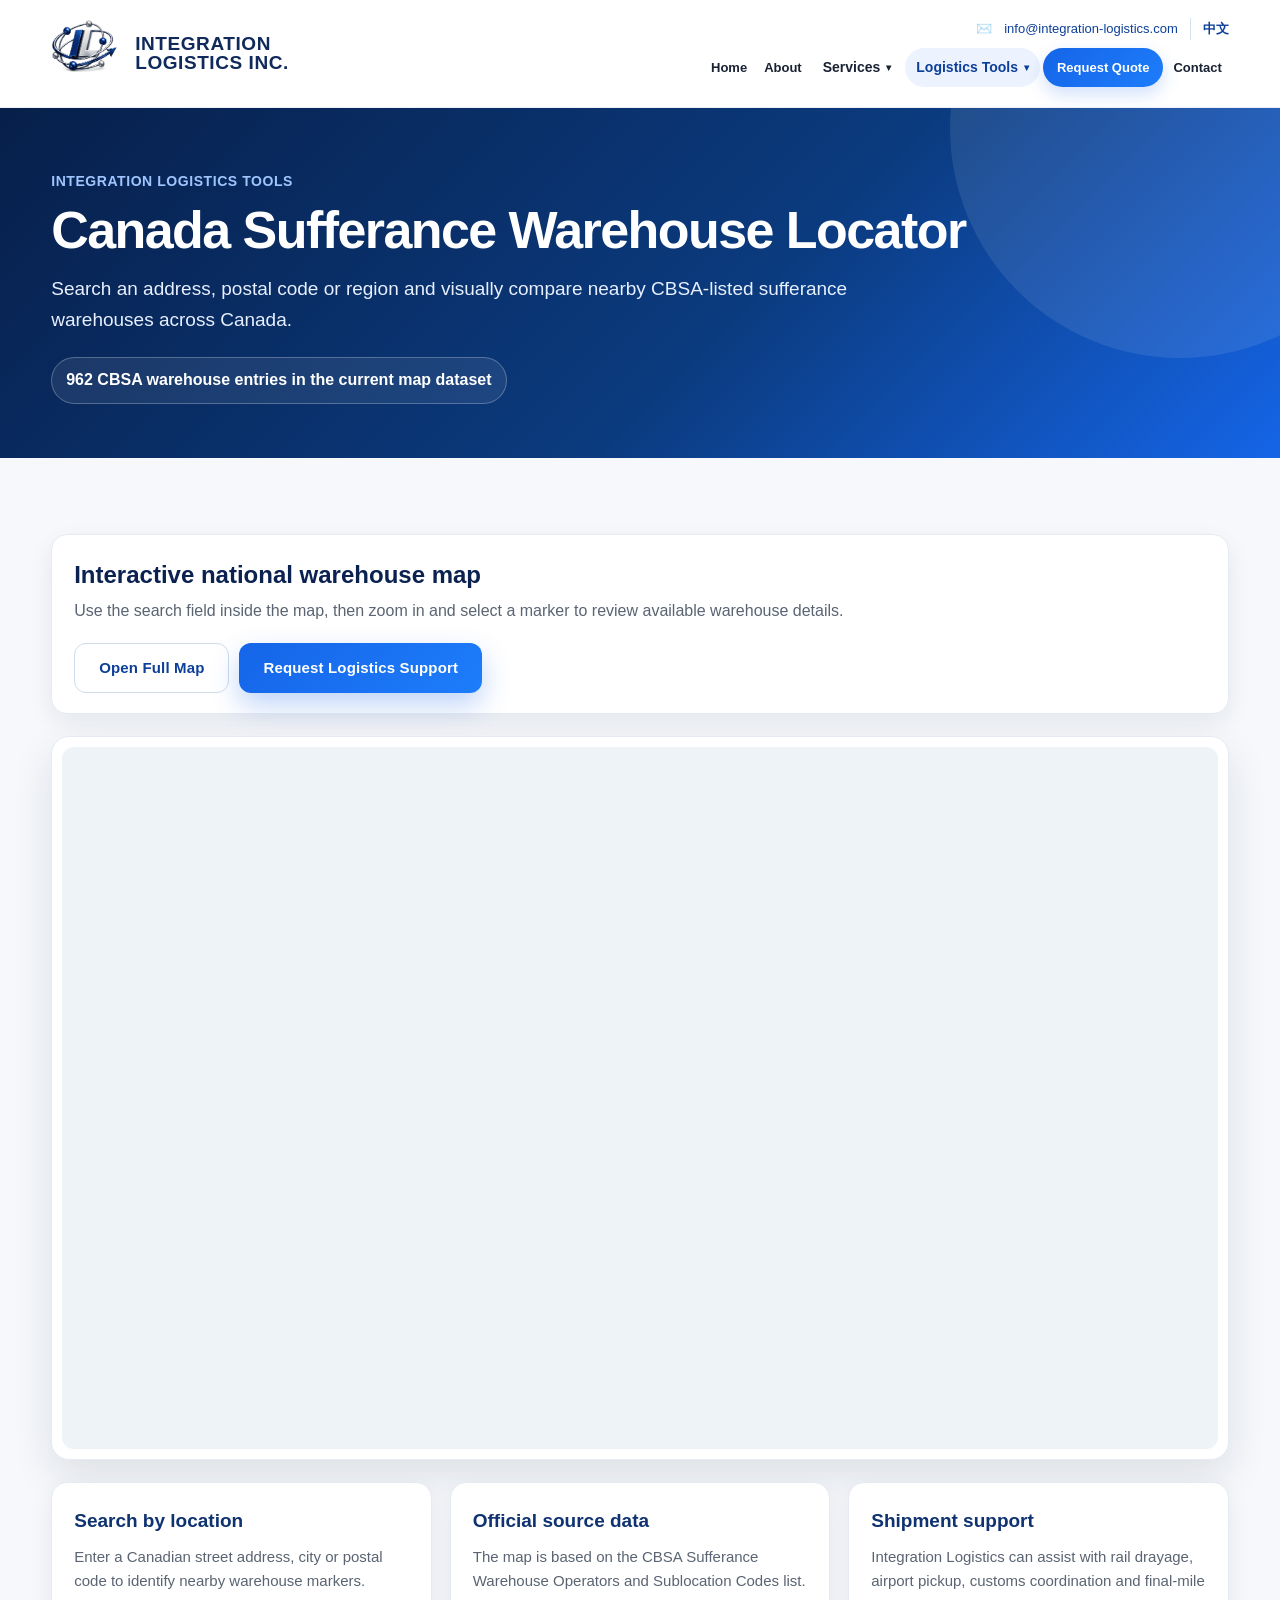
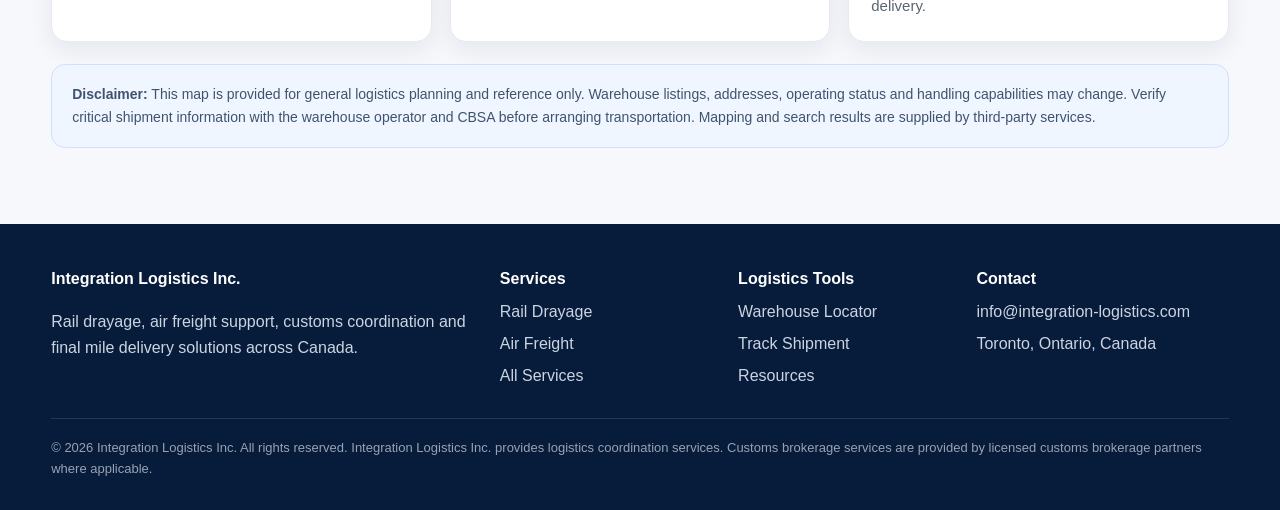
<file: warehouse-locator.html>
<!doctype html><html lang="en"><head><meta charset="utf-8"><meta name="viewport" content="width=device-width,initial-scale=1"><title>Canada Sufferance Warehouse Locator | Integration Logistics Inc.</title><meta name="description" content="Explore 962 CBSA sufferance warehouse entries across Canada using an interactive logistics planning map."><link rel="canonical" href="https://integration-logistics.com/warehouse-locator.html"><meta property="og:title" content="Canada Sufferance Warehouse Locator | Integration Logistics"><meta property="og:description" content="Explore CBSA-listed sufferance warehouses across Canada."><meta property="og:type" content="website"><link rel="stylesheet" href="styles.css"></head><body><header class="header"><div class="container nav"><a class="brand" href="index.html"><img src="assets/logo-mark.png" alt="Integration Logistics logo"><div class="brand-text"><div class="line1">INTEGRATION</div><div class="line2">LOGISTICS INC.</div></div></a><div class="header-right"><div class="contact-mini">✉️ <a href="mailto:info@integration-logistics.com">info@integration-logistics.com</a><a class="lang-switch" href="index-cn.html">中文</a></div><nav class="menu" aria-label="Primary navigation"><a href="index.html" class="">Home</a><a href="about.html" class="">About</a><div class="nav-dropdown"><button class="nav-dropdown-toggle" type="button" aria-expanded="false">Services</button><div class="nav-dropdown-menu"><a href="services.html" class="">All Services</a><a href="rail-drayage.html" class="">Rail Drayage</a><a href="air-freight.html" class="">Air Freight</a></div></div><div class="nav-dropdown active"><button class="nav-dropdown-toggle" type="button" aria-expanded="false">Logistics Tools</button><div class="nav-dropdown-menu"><a href="warehouse-locator.html" class="active">Warehouse Locator</a><a href="track-shipment.html" class="">Track Shipment</a><a href="resources.html" class="">Resources</a></div></div><a href="quote.html" class="nav-primary-cta">Request Quote</a><a href="contact.html" class="">Contact</a></nav></div></div></header><section class="tool-hero"><div class="container"><div class="kicker">Integration Logistics Tools</div><h1>Canada Sufferance Warehouse Locator</h1><p>Search an address, postal code or region and visually compare nearby CBSA-listed sufferance warehouses across Canada.</p><div class="tool-stat">962 CBSA warehouse entries in the current map dataset</div></div></section><section class="section soft"><div class="container tool-layout"><div class="tool-toolbar"><div><h2>Interactive national warehouse map</h2><p>Use the search field inside the map, then zoom in and select a marker to review available warehouse details.</p></div><div class="tool-actions"><a class="btn secondary small" href="https://www.google.com/maps/d/viewer?mid=18LM2ZRk9JyUTTy_I4Z6tzC9LaQRJ9WU" target="_blank" rel="noopener">Open Full Map</a><a class="btn small" href="quote.html">Request Logistics Support</a></div></div><div class="locator-frame-wrap"><iframe class="locator-frame" src="https://www.google.com/maps/d/embed?mid=18LM2ZRk9JyUTTy_I4Z6tzC9LaQRJ9WU&amp;ehbc=2E312F" loading="lazy" allowfullscreen title="Canada Sufferance Warehouse Locator"></iframe></div><div class="tool-info-grid"><article class="tool-info-card"><h3>Search by location</h3><p>Enter a Canadian street address, city or postal code to identify nearby warehouse markers.</p></article><article class="tool-info-card"><h3>Official source data</h3><p>The map is based on the CBSA Sufferance Warehouse Operators and Sublocation Codes list.</p></article><article class="tool-info-card"><h3>Shipment support</h3><p>Integration Logistics can assist with rail drayage, airport pickup, customs coordination and final-mile delivery.</p></article></div><div class="tool-disclaimer"><strong>Disclaimer:</strong> This map is provided for general logistics planning and reference only. Warehouse listings, addresses, operating status and handling capabilities may change. Verify critical shipment information with the warehouse operator and CBSA before arranging transportation. Mapping and search results are supplied by third-party services.</div></div></section><footer class="footer"><div class="container"><div class="footer-grid"><div><strong>Integration Logistics Inc.</strong><p>Rail drayage, air freight support, customs coordination and final mile delivery solutions across Canada.</p></div><div><strong>Services</strong><a href="rail-drayage.html">Rail Drayage</a><a href="air-freight.html">Air Freight</a><a href="services.html">All Services</a></div><div><strong>Logistics Tools</strong><a href="warehouse-locator.html">Warehouse Locator</a><a href="track-shipment.html">Track Shipment</a><a href="resources.html">Resources</a></div><div><strong>Contact</strong><a href="mailto:info@integration-logistics.com">info@integration-logistics.com</a><span>Toronto, Ontario, Canada</span></div></div><div class="copyright">© 2026 Integration Logistics Inc. All rights reserved. Integration Logistics Inc. provides logistics coordination services. Customs brokerage services are provided by licensed customs brokerage partners where applicable.</div></div></footer><script>(function(){document.querySelectorAll('.nav-dropdown-toggle').forEach(function(btn){btn.addEventListener('click',function(e){e.stopPropagation();var parent=btn.closest('.nav-dropdown');document.querySelectorAll('.nav-dropdown.open').forEach(function(x){if(x!==parent)x.classList.remove('open')});parent.classList.toggle('open');btn.setAttribute('aria-expanded',parent.classList.contains('open')?'true':'false')})});document.addEventListener('click',function(){document.querySelectorAll('.nav-dropdown.open').forEach(function(x){x.classList.remove('open');var b=x.querySelector('.nav-dropdown-toggle');if(b)b.setAttribute('aria-expanded','false')})})})();</script></body></html>
</file>
<file: styles.css>
:root{
  --blue:#1565e8;
  --blue-2:#1d7dfa;
  --blue-dark:#0c3f99;
  --navy:#061f4b;
  --navy-2:#0a2b63;
  --text:#162033;
  --muted:#5a6472;
  --bg:#f6f8fc;
  --line:#e6ebf2;
  --white:#fff;
  --shadow:0 16px 40px rgba(16,24,40,.11);
  --shadow-soft:0 9px 24px rgba(16,24,40,.075);
  --radius:18px;
  --transition:all .28s ease;
}
*{box-sizing:border-box}
html{scroll-behavior:smooth}
body{margin:0;font-family:Arial,Helvetica,sans-serif;background:#fff;color:var(--text);line-height:1.65}
a{text-decoration:none;color:inherit}
img{display:block;max-width:100%}
.container{width:min(1240px,92%);margin:0 auto}
.header{background:rgba(255,255,255,.96);backdrop-filter:blur(14px);border-bottom:1px solid rgba(10,63,147,.08);position:sticky;top:0;z-index:50}
.nav{position:relative;display:flex;align-items:center;justify-content:space-between;gap:18px;padding:13px 0 14px}
.brand{display:flex;align-items:center;gap:10px;flex:0 0 auto}
.brand img{width:82px;height:auto}
.brand-text{font-weight:800;line-height:1.0;color:#102a5c}
.brand-text .line1,.brand-text .line2{font-size:21px;letter-spacing:.03em}
.header-right{display:flex;flex-direction:column;align-items:flex-end;gap:8px;min-width:0;flex:1}
.contact-mini{font-size:13px;color:var(--blue-dark);display:flex;align-items:center;gap:12px;white-space:nowrap}
.lang-switch{color:#0c3f99;font-weight:700;border-left:1px solid #d8e2ef;padding-left:12px}
.menu{display:flex;align-items:center;gap:3px;flex-wrap:nowrap;justify-content:flex-end;width:100%}
.menu a{position:relative;font-size:14px;font-weight:700;color:#1a2233;padding:8px 9px;border-radius:999px;white-space:nowrap;transition:var(--transition)}
.menu a::after{content:'';position:absolute;left:11px;right:11px;bottom:4px;height:2px;border-radius:999px;background:var(--blue);transform:scaleX(0);transform-origin:center;transition:var(--transition);opacity:.9}
.menu a:hover{color:var(--blue-dark);background:rgba(21,101,232,.075);transform:translateY(-1px)}
.menu a:hover::after,.menu a.active::after{transform:scaleX(1)}
.menu a.active{color:var(--blue);background:rgba(21,101,232,.065)}

.hero{position:relative;overflow:hidden;background:#071f4a;min-height:405px;display:flex;align-items:center}
.hero::before{content:'';position:absolute;inset:0;z-index:1;background:linear-gradient(90deg,rgba(3,23,56,.98) 0%,rgba(3,27,67,.95) 33%,rgba(7,39,93,.72) 54%,rgba(8,48,113,.28) 74%,rgba(8,48,113,.04) 100%)}
.hero::after{content:'';position:absolute;inset:0;background:url('assets/hero-banner.jpg') center center/cover no-repeat;z-index:0;opacity:1}
.hero .container{position:relative;z-index:2}
.hero-inner{position:relative;z-index:2;padding:52px 0 70px;color:#fff;max-width:650px}
.hero-inner::before{content:'';position:absolute;left:-42px;top:10px;bottom:8px;width:78%;background-image:radial-gradient(rgba(255,255,255,.15) 1px, transparent 1px);background-size:12px 12px;opacity:.28;mask-image:linear-gradient(90deg, black 55%, transparent 100%);pointer-events:none}
.hero h1{position:relative;font-size:58px;line-height:1.04;letter-spacing:-.035em;margin:0 0 18px;font-weight:800;text-wrap:balance}
.hero p{position:relative;font-size:21px;max-width:610px;margin:0 0 30px;color:#e7eef9}
.btn{display:inline-flex;align-items:center;justify-content:center;gap:10px;background:linear-gradient(135deg,var(--blue),var(--blue-2));color:#fff;border:0;border-radius:12px;padding:15px 30px;font-size:16px;font-weight:800;letter-spacing:.01em;box-shadow:0 12px 28px rgba(21,101,232,.28);cursor:pointer;transition:var(--transition)}
.btn:hover{transform:translateY(-2px);box-shadow:0 18px 34px rgba(21,101,232,.32);filter:saturate(1.05)}
.btn.light{background:#fff;color:var(--blue-dark)}
.btn.small{font-size:15px;padding:12px 24px}
.feature-wrap{margin-top:-34px;position:relative;z-index:3}
.features{display:grid;grid-template-columns:repeat(4,1fr);gap:16px}
.feature-card{background:#fff;border:1px solid var(--line);border-radius:var(--radius);padding:26px 24px 22px;box-shadow:var(--shadow-soft);transition:var(--transition)}
.feature-card:hover{transform:translateY(-6px);box-shadow:var(--shadow)}
.icon-badge{width:62px;height:62px;border-radius:18px;display:inline-flex;align-items:center;justify-content:center;margin-bottom:16px;background:linear-gradient(180deg,#f4f8ff,#eaf1ff);border:1px solid #dce8ff;color:var(--blue-dark);box-shadow:inset 0 1px 0 rgba(255,255,255,.7)}
.icon-badge svg{width:30px;height:30px}
.icon-badge.support{width:70px;height:70px;border-radius:22px}
.feature-card h3{font-size:19px;line-height:1.2;margin:0 0 10px;color:#0f3270}
.feature-card p{margin:0;font-size:16px;color:var(--muted)}

.section{padding:76px 0}
.section.soft{background:var(--bg)}
.about-grid{display:grid;grid-template-columns:410px 1fr 295px;gap:40px;align-items:start}
.about-image img{width:100%;border-radius:16px;box-shadow:var(--shadow)}
.kicker{color:var(--blue);font-weight:800;text-transform:uppercase;font-size:14px;letter-spacing:.04em;margin-bottom:10px}
.about-copy h2{font-size:52px;line-height:1.08;letter-spacing:-.03em;color:#0b2150;margin:0 0 18px;font-weight:800;text-wrap:balance}
.about-copy p{font-size:18px;color:var(--muted);margin:0 0 14px}
.check-list{list-style:none;padding:0;margin:20px 0 0}
.check-list li{display:flex;align-items:flex-start;gap:12px;margin:14px 0;font-size:18px;color:#344054}
.check{width:22px;height:22px;border-radius:50%;background:var(--blue-dark);color:#fff;display:inline-flex;align-items:center;justify-content:center;font-size:14px;flex:0 0 auto;margin-top:3px}
.help-card{background:linear-gradient(180deg,#f6faff,#edf3fb);border:1px solid #e1ebf8;border-radius:18px;padding:32px 30px;box-shadow:var(--shadow-soft)}
.help-card h3{font-size:28px;color:#0d3271;margin:0 0 12px}
.help-card p{font-size:17px;color:var(--muted);margin:0 0 22px}

.page-hero{position:relative;overflow:hidden;background:linear-gradient(135deg,#f8fbff,#edf4ff);padding:66px 0 58px;border-bottom:1px solid var(--line)}
.page-hero::after{content:'';position:absolute;right:-180px;top:-180px;width:460px;height:460px;border-radius:50%;background:rgba(21,101,232,.08)}
.page-hero .container{position:relative;z-index:2}
.page-hero h1{margin:0 0 10px;font-size:52px;color:#0b2150;line-height:1.08;text-wrap:balance}
.page-hero p{margin:0;font-size:20px;color:var(--muted);max-width:920px}

.cards{display:grid;grid-template-columns:repeat(3,1fr);gap:20px}
.info-card,.text-card,.form-card,.process-card{background:#fff;border:1px solid var(--line);border-radius:16px;padding:26px;box-shadow:var(--shadow-soft);transition:var(--transition)}
.info-card:hover,.text-card:hover,.process-card:hover{transform:translateY(-4px);box-shadow:var(--shadow)}
.info-card h3,.text-card h3,.process-card h3{margin:0 0 12px;color:#0f3270;font-size:23px}
.info-card p,.info-card li,.text-card p,.text-card li,.process-card p,.process-card li{color:var(--muted);font-size:17px}
.info-card ul,.text-card ul,.process-card ul{padding-left:22px;margin:0}
.info-card .icon-badge,.text-card .icon-badge,.process-card .icon-badge{margin-bottom:14px}
.dual{display:grid;grid-template-columns:1.05fr .95fr;gap:24px}
.three{display:grid;grid-template-columns:repeat(3,1fr);gap:20px}
.steps{counter-reset:step;display:grid;grid-template-columns:repeat(3,1fr);gap:18px;margin-top:24px}
.step{background:#fff;border:1px solid var(--line);border-radius:16px;padding:24px;box-shadow:var(--shadow-soft)}
.step::before{counter-increment:step;content:counter(step);display:flex;align-items:center;justify-content:center;width:34px;height:34px;border-radius:50%;background:var(--blue-dark);color:#fff;font-weight:800;margin-bottom:14px}
.step h3{margin:0 0 8px;color:#0f3270;font-size:20px}
.step p{margin:0;color:var(--muted)}
.notice{background:#eff6ff;border:1px solid #bfdbfe;color:#1e3a8a;padding:16px;border-radius:12px;margin-top:18px;font-size:16px}
.form{display:grid;grid-template-columns:repeat(2,1fr);gap:16px}
.form label{display:block;font-weight:700;margin-bottom:6px;color:#0f3270}
.form input,.form textarea{width:100%;padding:13px 14px;border:1px solid #d0d5dd;border-radius:10px;font:inherit;background:#fff;transition:var(--transition)}
.form input:focus,.form textarea:focus{outline:none;border-color:#95b8ff;box-shadow:0 0 0 4px rgba(21,101,232,.10)}
.form textarea{min-height:220px;resize:vertical}
.full{grid-column:1/-1}
.map-wrap{border-radius:16px;overflow:hidden;box-shadow:var(--shadow-soft);border:1px solid var(--line)}
.map-wrap iframe{width:100%;height:360px;border:0}
.disclaimer{margin-top:16px;padding-top:16px;border-top:1px solid var(--line);font-size:14px;color:var(--muted)}
.footer{background:#071b3a;color:#cbd5e1;padding:42px 0 30px}
.footer-grid{display:grid;grid-template-columns:2fr 1fr 1fr 1.2fr;gap:28px}
.footer strong{color:#fff}
.footer a{display:block;color:#cbd5e1;margin:6px 0;transition:var(--transition)}
.footer a:hover{color:#fff}
.copyright{font-size:13px;color:#98a2b3;margin-top:22px;border-top:1px solid rgba(255,255,255,.12);padding-top:18px}

.cn body{font-family:Arial,'Microsoft YaHei','PingFang SC',sans-serif}
.cn .hero h1{font-size:54px}
.cn .hero p{max-width:650px}

@media (max-width:1280px){
  .brand img{width:74px}
  .brand-text .line1,.brand-text .line2{font-size:19px}
  .menu a{font-size:13px;padding:7px 7px}
  .hero h1{font-size:52px}
  .about-copy h2{font-size:46px}
}
@media (max-width:1080px){
  .nav{align-items:flex-start}
  .header-right{align-items:flex-start}
  .menu{justify-content:flex-start;flex-wrap:wrap}
  .features,.cards,.three,.steps{grid-template-columns:repeat(2,1fr)}
  .about-grid{grid-template-columns:1fr}
  .help-card{max-width:420px}
}
@media (max-width:860px){
  .hero{min-height:430px}
  .hero h1{font-size:40px}
  .hero p{font-size:19px}
  .dual,.features,.cards,.three,.steps,.footer-grid,.form{grid-template-columns:1fr}
  .feature-wrap{margin-top:24px}
  .full{grid-column:auto}
  .menu a.active::after{display:none}
  .menu a{padding:8px 10px}
}
@media (max-width:560px){
  .brand{gap:8px}
  .brand img{width:62px}
  .brand-text .line1,.brand-text .line2{font-size:15px}
  .contact-mini{font-size:12px;gap:8px;flex-wrap:wrap}
  .menu{gap:6px}
  .menu a{font-size:13px}
  .hero-inner{padding:44px 0 52px}
  .hero h1{font-size:33px}
  .hero p{font-size:17px}
  .btn{width:100%;padding:15px 20px}
  .page-hero h1{font-size:34px}
  .page-hero p{font-size:18px}
  .feature-card{padding:22px 20px}
}



/* Mobile header/navigation fix */
@media (max-width:760px){
  html, body{
    max-width:100%;
    overflow-x:hidden;
  }

  .container{
    width:min(100% - 32px, 1240px);
  }

  .header{
    position:relative;
  }

  .nav{
    display:block;
    padding:12px 0 10px;
  }

  .brand{
    display:flex;
    align-items:center;
    gap:8px;
    width:100%;
    margin-bottom:8px;
  }

  .brand img{
    width:64px;
    flex:0 0 auto;
  }

  .brand-text .line1,
  .brand-text .line2{
    font-size:17px;
    line-height:.95;
    letter-spacing:.02em;
  }

  .header-right{
    display:block;
    width:100%;
  }

  .contact-mini{
    display:flex;
    align-items:center;
    justify-content:flex-start;
    gap:8px;
    flex-wrap:wrap;
    font-size:12px;
    margin:4px 0 8px;
    white-space:normal;
  }

  .lang-switch{
    border-left:1px solid #d8e2ef;
    padding-left:10px;
    margin-left:4px;
  }

  .menu{
    display:flex;
    flex-wrap:nowrap;
    overflow-x:auto;
    overflow-y:hidden;
    gap:8px;
    width:100%;
    padding:8px 0 4px;
    justify-content:flex-start;
    -webkit-overflow-scrolling:touch;
    scrollbar-width:none;
  }

  .menu::-webkit-scrollbar{
    display:none;
  }

  .menu a{
    flex:0 0 auto;
    font-size:13px;
    padding:8px 12px;
    border:1px solid #e4eaf3;
    background:#fff;
    box-shadow:0 3px 10px rgba(16,24,40,.04);
  }

  .menu a.active{
    background:#edf4ff;
    border-color:#d7e7ff;
  }

  .menu a::after{
    display:none;
  }

  .hero{
    min-height:430px;
  }

  .hero-inner{
    padding:44px 0 56px;
    max-width:100%;
  }

  .hero h1{
    font-size:36px;
    line-height:1.08;
    letter-spacing:-.025em;
  }

  .hero p{
    font-size:17px;
    line-height:1.55;
    max-width:100%;
  }

  .feature-wrap{
    margin-top:22px;
  }
}

@media (max-width:420px){
  .container{
    width:min(100% - 24px, 1240px);
  }

  .brand img{
    width:58px;
  }

  .brand-text .line1,
  .brand-text .line2{
    font-size:15px;
  }

  .hero h1{
    font-size:32px;
  }

  .hero p{
    font-size:16px;
  }

  .btn{
    width:100%;
  }
}


/* ===== Integration Logistics Website V3 ===== */
.menu{overflow:visible}
.nav-dropdown{position:relative;display:inline-flex;align-items:center}
.nav-dropdown-toggle{appearance:none;border:0;background:transparent;font:inherit;position:relative;font-size:14px;font-weight:700;color:#1a2233;padding:8px 11px;border-radius:999px;white-space:nowrap;cursor:pointer;transition:var(--transition)}
.nav-dropdown-toggle::after{content:'▾';font-size:10px;margin-left:6px;vertical-align:1px}
.nav-dropdown-toggle:hover,.nav-dropdown.open .nav-dropdown-toggle,.nav-dropdown.active .nav-dropdown-toggle{color:var(--blue-dark);background:rgba(21,101,232,.075)}
.nav-dropdown-menu{position:absolute;top:calc(100% + 9px);left:0;min-width:230px;padding:9px;background:#fff;border:1px solid var(--line);border-radius:14px;box-shadow:0 18px 42px rgba(16,24,40,.16);opacity:0;visibility:hidden;transform:translateY(7px);transition:var(--transition);z-index:100}
.nav-dropdown-menu::before{content:'';position:absolute;left:0;right:0;top:-12px;height:12px}
.nav-dropdown-menu a{display:block!important;border-radius:9px!important;padding:10px 12px!important;font-size:13px!important;white-space:nowrap}
.nav-dropdown-menu a::after{display:none!important}
.nav-dropdown-menu a:hover,.nav-dropdown-menu a.active{background:#edf4ff!important;color:var(--blue-dark)!important;transform:none!important}
.nav-dropdown:hover .nav-dropdown-menu,.nav-dropdown:focus-within .nav-dropdown-menu,.nav-dropdown.open .nav-dropdown-menu{opacity:1;visibility:visible;transform:translateY(0)}
.nav-primary-cta{background:linear-gradient(135deg,var(--blue),var(--blue-2))!important;color:#fff!important;padding:9px 14px!important;box-shadow:0 7px 18px rgba(21,101,232,.2)}
.nav-primary-cta::after{display:none!important}
.nav-primary-cta:hover{color:#fff!important;background:linear-gradient(135deg,var(--blue-dark),var(--blue))!important}

.tool-hero{background:linear-gradient(135deg,#071f4a 0%,#0b3b7f 58%,#1565e8 100%);color:#fff;padding:62px 0 54px;position:relative;overflow:hidden}
.tool-hero::after{content:'';position:absolute;width:460px;height:460px;border-radius:50%;right:-130px;top:-210px;background:rgba(255,255,255,.09)}
.tool-hero .container{position:relative;z-index:2}
.tool-hero .kicker{color:#9fc5ff}
.tool-hero h1{font-size:52px;line-height:1.07;margin:0 0 14px;letter-spacing:-.03em;text-wrap:balance}
.tool-hero p{font-size:19px;max-width:820px;margin:0;color:#e8f0ff}
.tool-stat{display:inline-flex;align-items:center;gap:10px;margin-top:22px;padding:9px 14px;border:1px solid rgba(255,255,255,.25);border-radius:999px;background:rgba(255,255,255,.08);font-weight:700}
.tool-layout{display:grid;grid-template-columns:minmax(0,1fr);gap:22px}
.tool-toolbar{display:flex;align-items:center;justify-content:space-between;gap:18px;flex-wrap:wrap;background:#fff;border:1px solid var(--line);border-radius:16px;padding:20px 22px;box-shadow:var(--shadow-soft)}
.tool-toolbar h2{margin:0 0 4px;color:#0b2150;font-size:24px}
.tool-toolbar p{margin:0;color:var(--muted)}
.tool-actions{display:flex;gap:10px;flex-wrap:wrap}
.btn.secondary{background:#fff;color:var(--blue-dark);border:1px solid #cfdced;box-shadow:none}
.btn.secondary:hover{background:#f5f9ff;border-color:#9fbded}
.locator-frame-wrap{background:#fff;border:1px solid var(--line);border-radius:18px;padding:10px;box-shadow:var(--shadow);overflow:hidden}
.locator-frame{display:block;width:100%;height:min(78vh,860px);min-height:590px;border:0;border-radius:12px;background:#eef3f8}
.tool-info-grid{display:grid;grid-template-columns:repeat(3,1fr);gap:18px}
.tool-info-card{background:#fff;border:1px solid var(--line);border-radius:16px;padding:22px;box-shadow:var(--shadow-soft)}
.tool-info-card h3{margin:0 0 8px;color:#0f3270;font-size:19px}
.tool-info-card p{margin:0;color:var(--muted);font-size:15px}
.tool-disclaimer{background:#eff6ff;border:1px solid #cfe0fb;border-radius:14px;padding:18px 20px;color:#40536d;font-size:14px}

@media(max-width:1080px){
 .nav-dropdown-toggle{font-size:13px;padding:7px 8px}
 .tool-info-grid{grid-template-columns:1fr}
}
@media(max-width:760px){
 .menu{overflow-x:auto;overflow-y:visible;padding-bottom:10px}
 .nav-dropdown{flex:0 0 auto}
 .nav-dropdown-toggle{border:1px solid #e4eaf3;background:#fff;box-shadow:0 3px 10px rgba(16,24,40,.04);font-size:13px;padding:8px 12px}
 .nav-dropdown-menu{position:fixed;left:16px;right:16px;top:auto;min-width:0;max-height:65vh;overflow:auto}
 .tool-hero{padding:48px 0 44px}
 .tool-hero h1{font-size:36px}
 .tool-hero p{font-size:17px}
 .tool-toolbar{align-items:flex-start}
 .tool-actions{width:100%}
 .tool-actions .btn{width:100%}
 .locator-frame{height:72vh;min-height:520px}
}
</file>
